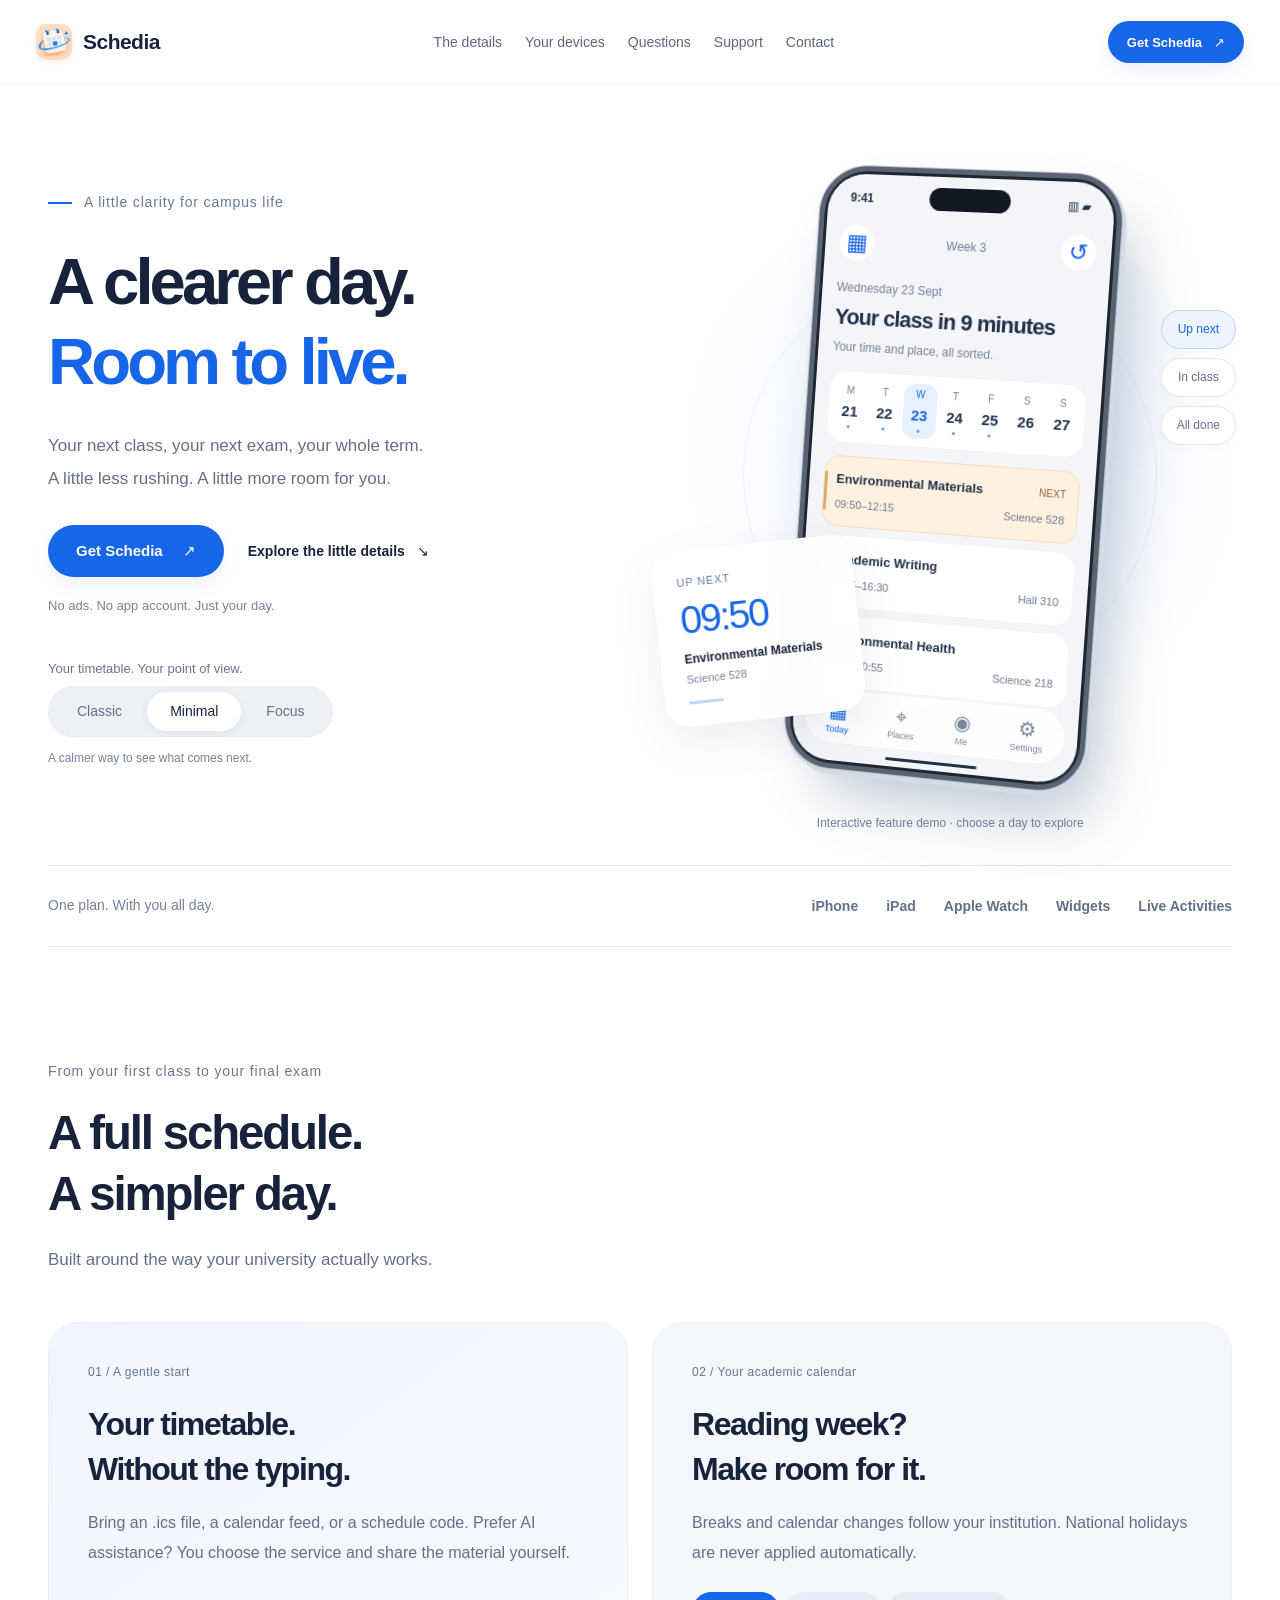
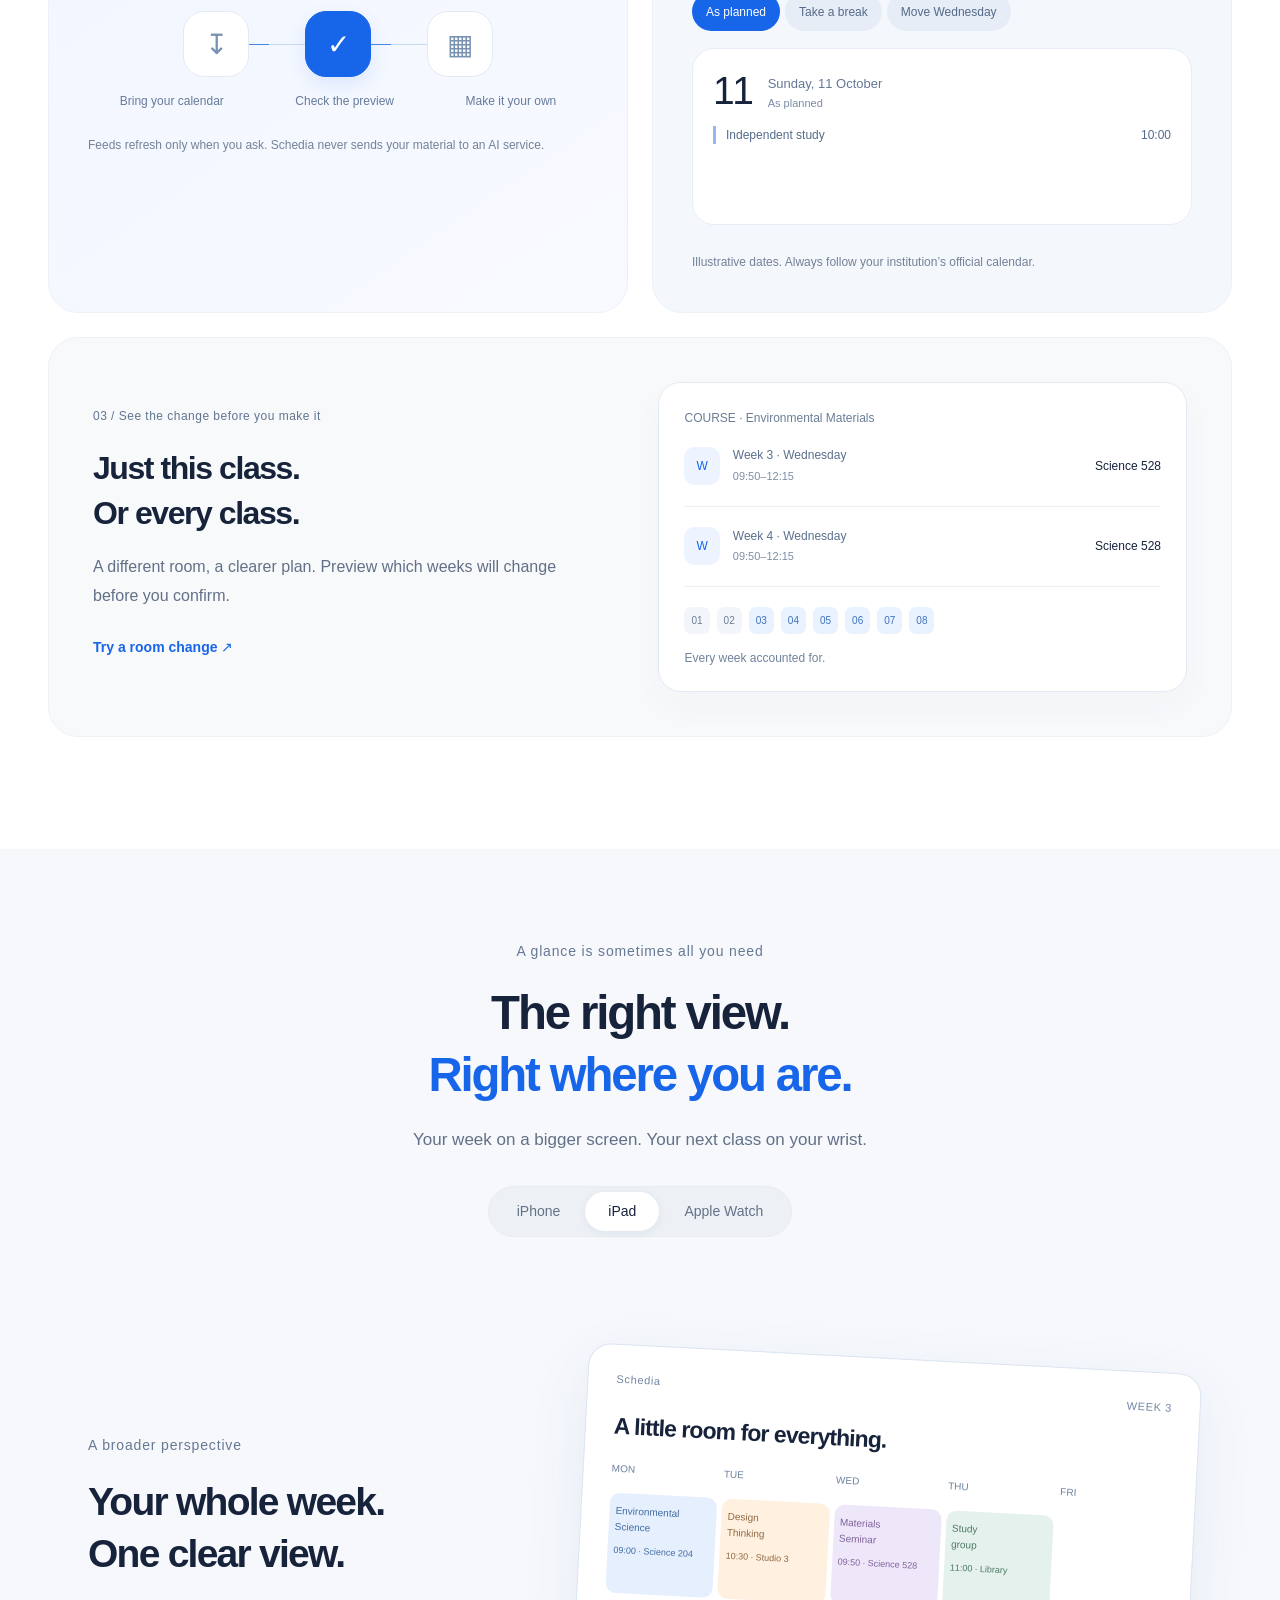
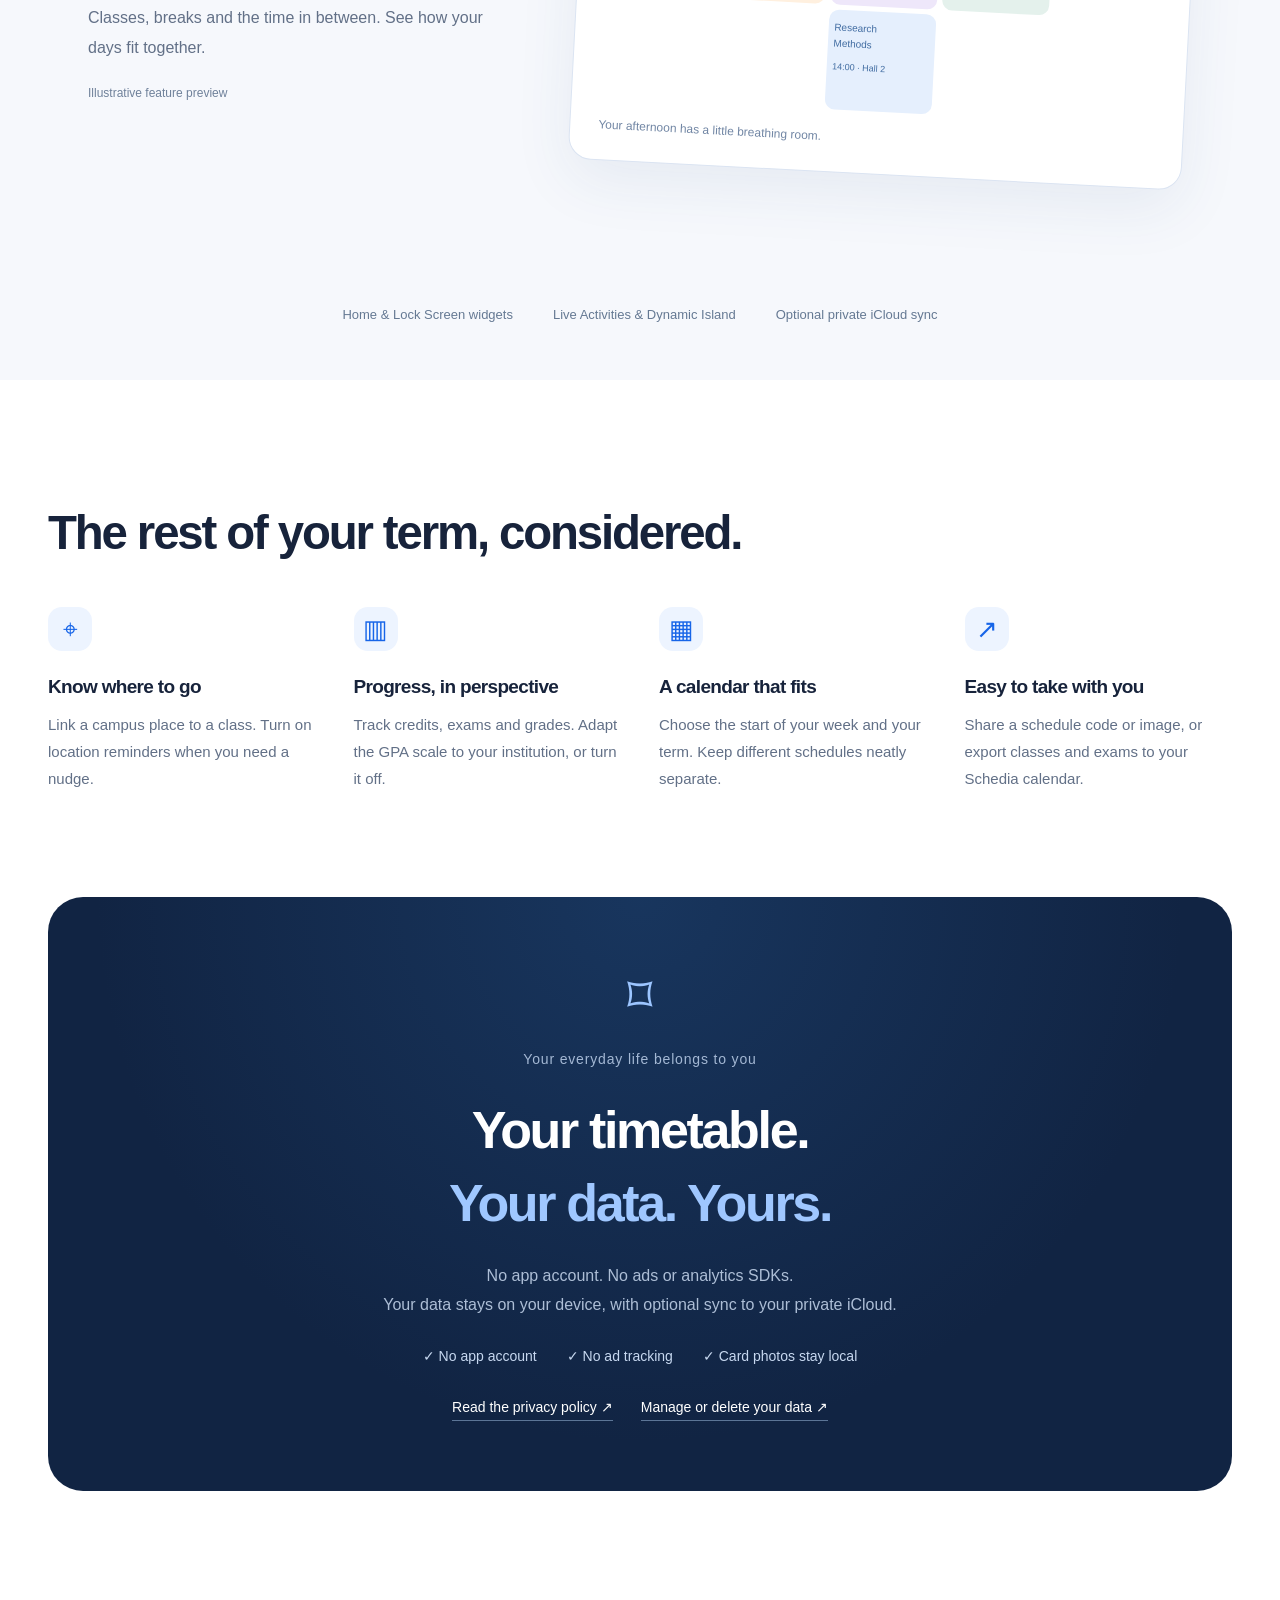
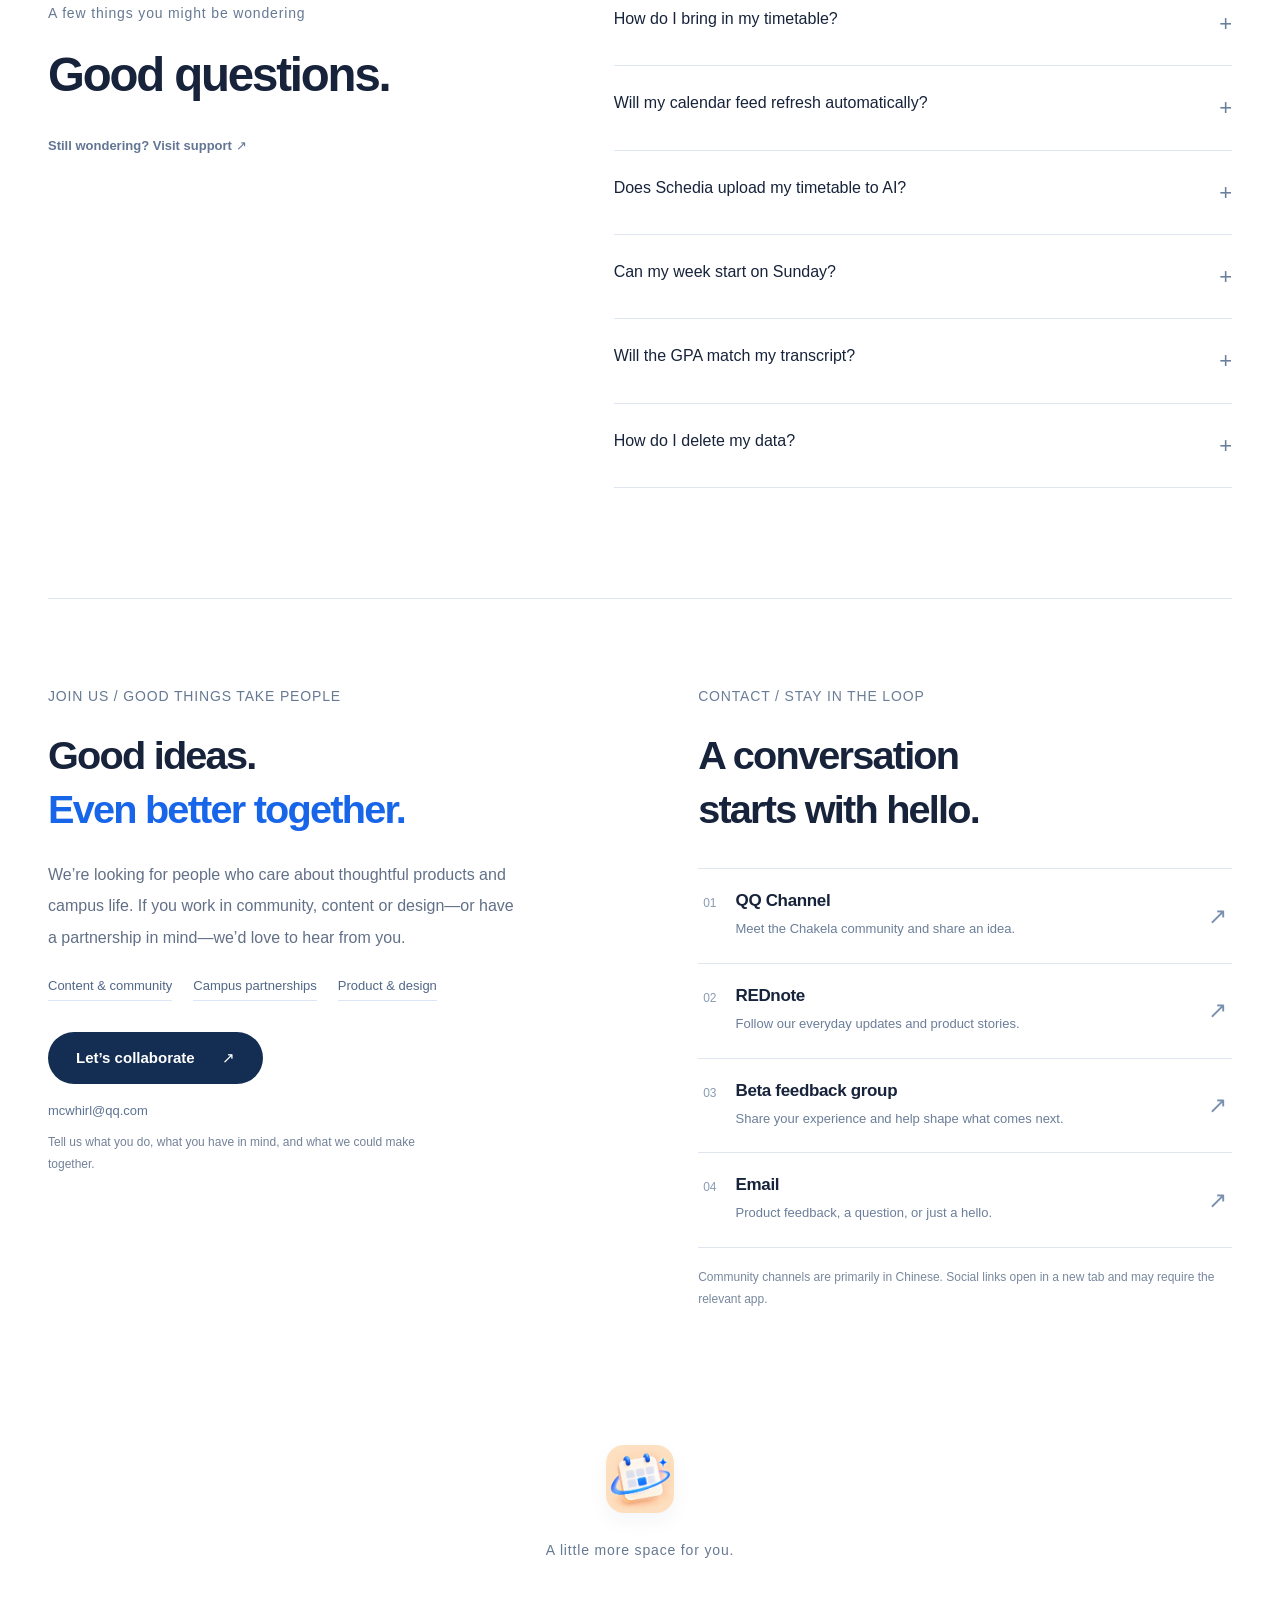
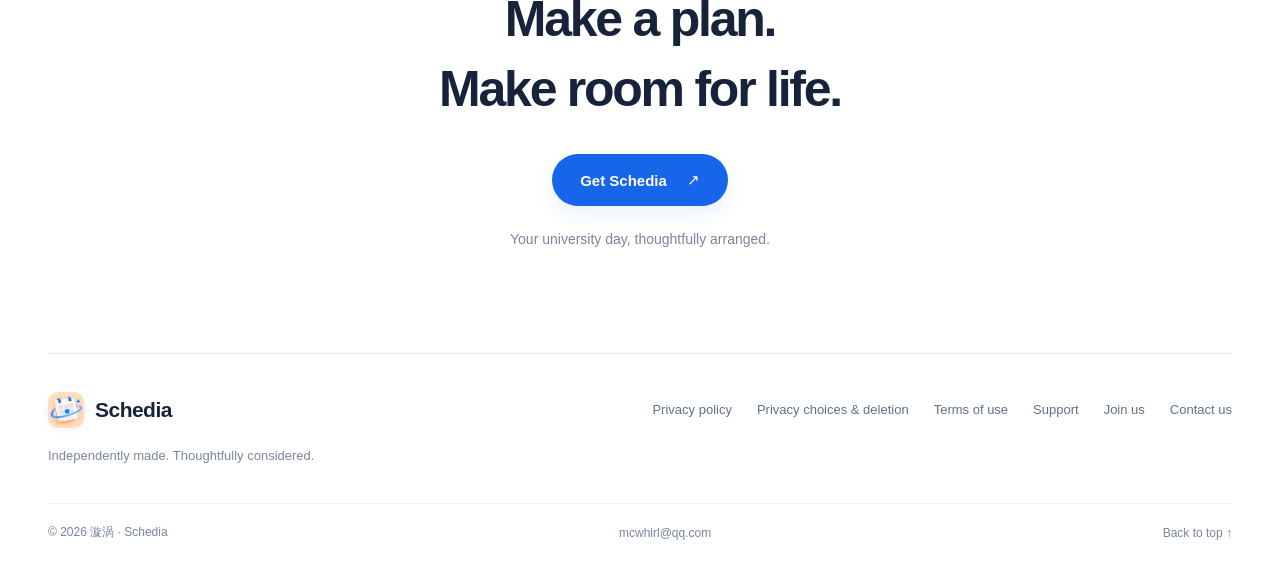
<file: index.html>
<!doctype html><html lang="en" id="top"><head><meta charset="utf-8"><meta name="viewport" content="width=device-width,initial-scale=1"><meta name="theme-color" content="#f7f9fc"><title>Schedia · A clearer day. Room to live.</title><meta name="description" content="Your next class, your next exam, your whole term. A little less rushing. A little more room for you."><meta property="og:title" content="Schedia · A clearer day. Room to live."><meta property="og:description" content="Your next class, your next exam, your whole term. A little less rushing. A little more room for you."><meta property="og:type" content="website"><meta property="og:locale" content="en_US"><link rel="icon" href="./assets/schedia-icon.png"><link rel="stylesheet" href="./style.css"><script defer src="./config.js"></script><script defer src="./app.js"></script></head><body data-locale="en" class="home"><a class="skip" href="#main">Skip to main content</a><header class="site-header"><div class="header-inner"><a class="brand" href="./"><img src="./assets/schedia-icon.png" width="36" height="36" alt=""><span>Schedia</span></a><nav aria-label="Main navigation"><a href="./#details">The details</a><a href="./#devices">Your devices</a><a href="./#faq">Questions</a><a href="./support/index.html">Support</a><a href="./#contact">Contact</a></nav><div class="header-actions"><button class="button small" type="button" data-download>Get Schedia <span aria-hidden="true">↗</span></button><button class="menu-toggle" aria-expanded="false" aria-controls="mobile-nav" aria-label="Menu"><span></span><span></span></button></div></div><nav id="mobile-nav" class="mobile-nav" hidden><a href="./#details">The details</a><a href="./#devices">Your devices</a><a href="./#faq">Questions</a><a href="./support/index.html">Support</a><a href="./#contact">Contact</a></nav></header><main id="main"><section class="hero wrap" id="experience"><div class="hero-copy"><p class="eyebrow"><span class="eyebrow-line"></span>A little clarity for campus life</p><h1>A clearer day.<br><span>Room to live.</span></h1><p class="hero-description">Your next class, your next exam, your whole term.<br>A little less rushing. A little more room for you.</p><div class="hero-actions"><button class="button" type="button" data-download>Get Schedia <span aria-hidden="true">↗</span></button><a class="text-link" href="#details">Explore the little details <span aria-hidden="true">↘</span></a></div><p class="purchase">No ads. No app account. Just your day.</p><div class="theme-control"><span>Your timetable. Your point of view.</span><div class="segmented" role="group" aria-label="Your timetable. Your point of view."><button data-theme="classic" aria-pressed="false">Classic</button><button data-theme="minimal" aria-pressed="true">Minimal</button><button data-theme="focus" aria-pressed="false">Focus</button></div><p id="theme-hint">A calmer way to see what comes next.</p></div></div><div class="hero-visual" id="hero-visual"><div class="visual-halo" aria-hidden="true"></div><div class="device-stage"><div class="phone" id="phone" data-theme="minimal"><div class="phone-screen"><div class="statusbar"><b>9:41</b><span class="island" aria-hidden="true"></span><span aria-hidden="true">▥ ▰</span></div><div class="app-toolbar"><button id="view-toggle" aria-label="Switch daily and weekly timetable" aria-pressed="false">▦</button><span>Week 3</span><button id="reset-demo" aria-label="Reset demo">↺</button></div><div id="today-screen"><div class="today-heading"><p id="date-label"></p><h2 id="status-title"></h2><span id="status-subtitle"></span></div><div class="week-strip" id="week-strip" role="group" aria-label="Demo dates"></div><div id="course-list" aria-live="polite"></div><div class="app-end"><span>✳</span><p>A little room for the rest of your day.</p></div></div><div id="weekly-screen" hidden><div class="today-heading"><p>Week 3</p><h2>This week</h2></div><div id="mini-week" class="mini-week"></div></div><div class="app-tabbar" aria-hidden="true"><span class="selected">▦<small>Today</small></span><span>⌖<small>Places</small></span><span>◉<small>Me</small></span><span>⚙<small>Settings</small></span></div><div class="home-indicator"></div></div></div></div><div class="floating-widget" aria-live="polite"><span class="widget-label">UP NEXT</span><strong id="widget-time">09:50</strong><p id="widget-course"></p><small id="widget-room"></small><div class="widget-line"></div></div><div class="state-picker" role="group" aria-label="Demo state"><button data-state="before" aria-pressed="true">Up next</button><button data-state="during" aria-pressed="false">In class</button><button data-state="done" aria-pressed="false">All done</button></div><p class="demo-note">Interactive feature demo · choose a day to explore</p></div></section>
    <div class="platform-strip wrap"><p>One plan. With you all day.</p><div><span>iPhone</span><span>iPad</span><span>Apple Watch</span><span>Widgets</span><span>Live Activities</span></div></div>
    <section class="details wrap" id="details"><div class="section-heading reveal"><p class="eyebrow">From your first class to your final exam</p><h2>A full schedule.<br>A simpler day.</h2><p>Built around the way your university actually works.</p></div><div class="feature-grid"><article class="feature-card import-card reveal"><span class="feature-number">01 / A gentle start</span><h3>Your timetable.<br>Without the typing.</h3><p>Bring an .ics file, a calendar feed, or a schedule code. Prefer AI assistance? You choose the service and share the material yourself.</p><div class="import-flow" aria-hidden="true"><span>↧</span><i></i><span class="active">✓</span><i></i><span>▦</span></div><div class="flow-labels"><span>Bring your calendar</span><span>Check the preview</span><span>Make it your own</span></div><p class="fineprint">Feeds refresh only when you ask. Schedia never sends your material to an AI service.</p></article><article class="feature-card holiday-card reveal"><span class="feature-number">02 / Your academic calendar</span><h3>Reading week?<br>Make room for it.</h3><p>Breaks and calendar changes follow your institution. National holidays are never applied automatically.</p><div class="holiday-controls" role="group" aria-label="02 / Your academic calendar"><button data-holiday="normal" aria-pressed="true">As planned</button><button data-holiday="off" aria-pressed="false">Take a break</button><button data-holiday="makeup" aria-pressed="false">Move Wednesday</button></div><div class="holiday-preview" aria-live="polite"><div class="holiday-date"><strong>11</strong><div><span>Sunday, 11 October</span><small id="holiday-badge"></small></div></div><div id="holiday-courses"></div></div><p class="fineprint">Illustrative dates. Always follow your institution’s official calendar.</p></article><article class="feature-card wide-card reveal"><div><span class="feature-number">03 / See the change before you make it</span><h3>Just this class.<br>Or every class.</h3><p>A different room, a clearer plan. Preview which weeks will change before you confirm.</p><button class="text-link" id="open-edit">Try a room change ↗</button></div><div class="edit-preview"><span class="preview-title">COURSE · Environmental Materials</span><div class="edit-row"><i>W</i><p>Week 3 · Wednesday<small>09:50–12:15</small></p><b data-edit-room="3">Science 528</b></div><div class="edit-row"><i>W</i><p>Week 4 · Wednesday<small>09:50–12:15</small></p><b data-edit-room="4">Science 528</b></div><div class="week-dots"><span class="">01</span><span class="">02</span><span class="filled">03</span><span class="filled">04</span><span class="filled">05</span><span class="filled">06</span><span class="filled">07</span><span class="filled">08</span></div><small>Every week accounted for.</small></div></article></div></section>
    <section class="devices-section" id="devices"><div class="wrap"><div class="section-heading center reveal"><p class="eyebrow">A glance is sometimes all you need</p><h2>The right view.<br><span>Right where you are.</span></h2><p>Your week on a bigger screen. Your next class on your wrist.</p></div><div class="segmented device-tabs" role="group" aria-label="Devices"><button data-device="iphone" aria-pressed="false">iPhone</button><button data-device="ipad" aria-pressed="true">iPad</button><button data-device="watch" aria-pressed="false">Apple Watch</button></div><div class="device-gallery" data-device="ipad"><div class="gallery-copy"><p class="eyebrow" id="gallery-label">A broader perspective</p><h3 id="gallery-title">Your whole week.<br>One clear view.</h3><p id="gallery-description">Classes, breaks and the time in between. See how your days fit together.</p><span class="real-capture">Illustrative feature preview</span></div><div class="international-preview" id="international-preview"><div class="preview-bar"><span>Schedia</span><span>WEEK 3</span></div><h4>A little room for everything.</h4><div class="preview-calendar"><div>MON</div><div>TUE</div><div>WED</div><div>THU</div><div>FRI</div><span class="cal-block">Environmental<br>Science<small>09:00 · Science 204</small></span><span class="cal-block peach">Design<br>Thinking<small>10:30 · Studio 3</small></span><span class="cal-block lilac">Materials<br>Seminar<small>09:50 · Science 528</small></span><span class="cal-block green">Study<br>group<small>11:00 · Library</small></span><span class="cal-block">Research<br>Methods<small>14:00 · Hall 2</small></span></div><div class="preview-note">Your afternoon has a little breathing room.</div></div></div><div class="device-notes"><span>Home & Lock Screen widgets</span><span>Live Activities & Dynamic Island</span><span>Optional private iCloud sync</span></div></div></section>
    <section class="extras wrap"><div class="section-heading reveal"><h2>The rest of your term, considered.</h2></div><div class="extras-grid"><article class="reveal"><span class="line-icon" aria-hidden="true">⌖</span><h3>Know where to go</h3><p>Link a campus place to a class. Turn on location reminders when you need a nudge.</p></article><article class="reveal"><span class="line-icon" aria-hidden="true">▥</span><h3>Progress, in perspective</h3><p>Track credits, exams and grades. Adapt the GPA scale to your institution, or turn it off.</p></article><article class="reveal"><span class="line-icon" aria-hidden="true">▦</span><h3>A calendar that fits</h3><p>Choose the start of your week and your term. Keep different schedules neatly separate.</p></article><article class="reveal"><span class="line-icon" aria-hidden="true">↗</span><h3>Easy to take with you</h3><p>Share a schedule code or image, or export classes and exams to your Schedia calendar.</p></article></div></section>
    <section class="privacy-section wrap reveal"><div class="privacy-mark" aria-hidden="true">⌑</div><p class="eyebrow">Your everyday life belongs to you</p><h2>Your timetable.<br><span>Your data. Yours.</span></h2><p>No app account. No ads or analytics SDKs.<br>Your data stays on your device, with optional sync to your private iCloud.</p><div class="privacy-points"><span>✓ No app account</span><span>✓ No ad tracking</span><span>✓ Card photos stay local</span></div><div class="privacy-links"><a href="./privacy/">Read the privacy policy ↗</a><a href="./privacy-choices/">Manage or delete your data ↗</a></div></section>
    <section class="faq wrap" id="faq"><div class="section-heading reveal"><p class="eyebrow">A few things you might be wondering</p><h2>Good questions.</h2><a class="text-link" href="./support/index.html">Still wondering? Visit support ↗</a></div><div class="faq-list"><details><summary>How do I bring in my timetable?<span aria-hidden="true">+</span></summary><p>Import an .ics file or a secure calendar subscription link. You can also use AI-assisted import, a schedule code, or enter classes by hand. Always check the preview before importing.</p></details><details><summary>Will my calendar feed refresh automatically?<span aria-hidden="true">+</span></summary><p>No. A calendar feed is fetched only when you ask. Schedia keeps the link for that schedule so you can refresh it again later.</p></details><details><summary>Does Schedia upload my timetable to AI?<span aria-hidden="true">+</span></summary><p>No. It prepares material and instructions for you. You choose an AI assistant, send the material yourself, and paste the reply back into Schedia. Review anything you share.</p></details><details><summary>Can my week start on Sunday?<span aria-hidden="true">+</span></summary><p>Yes. Choose your week start in Settings. Your term start date determines the week number, and breaks follow your institution’s calendar.</p></details><details><summary>Will the GPA match my transcript?<span aria-hidden="true">+</span></summary><p>Only when your GPA rule matches your institution’s. The default US 4.0 scale is a template you can edit or disable. Your official transcript always takes precedence.</p></details><details><summary>How do I delete my data?<span aria-hidden="true">+</span></summary><p>Use Settings → Data to clear selected data or all local data. Delete any iCloud copy separately in your Apple Account’s storage settings. See Privacy choices & deletion for the full steps.</p></details></div></section><section class="community wrap" aria-label="Collaboration and contact">
    <div class="collaboration-panel reveal" id="join-us"><p class="eyebrow">JOIN US / GOOD THINGS TAKE PEOPLE</p><h2>Good ideas.<br><span>Even better together.</span></h2><p class="collaboration-intro">We’re looking for people who care about thoughtful products and campus life. If you work in community, content or design—or have a partnership in mind—we’d love to hear from you.</p><ul class="collaboration-roles"><li>Content & community</li><li>Campus partnerships</li><li>Product & design</li></ul><a class="button collaboration-cta" href="mailto:mcwhirl@qq.com?subject=Chakela%20/%20Schedia%20%E2%80%94%20Collaboration">Let’s collaborate <span aria-hidden="true">↗</span></a><p class="collaboration-email">mcwhirl@qq.com</p><p class="collaboration-note">Tell us what you do, what you have in mind, and what we could make together.</p></div>
    <div class="contact-panel reveal" id="contact"><p class="eyebrow">CONTACT / STAY IN THE LOOP</p><h2>A conversation<br>starts with hello.</h2><div class="social-links"><a class="social-row" data-social="channel" href="https://pd.qq.com/s/at3qicf9j?b=9" target="_blank" rel="noopener noreferrer"><span class="social-index">01</span><span class="social-copy"><strong>QQ Channel</strong><span>Meet the Chakela community and share an idea.</span></span><span class="social-arrow" aria-hidden="true">↗</span></a><a class="social-row" data-social="rednote" href="https://xhslink.cn/o/6kAiH5qMxDr" target="_blank" rel="noopener noreferrer"><span class="social-index">02</span><span class="social-copy"><strong>REDnote</strong><span>Follow our everyday updates and product stories.</span></span><span class="social-arrow" aria-hidden="true">↗</span></a><a class="social-row" data-social="group" href="https://qun.qq.com/universal-share/share?ac=1&amp;authKey=ClvRvcnx%2BdeGCcMaf4j0cbVU0d0Pp1zBS0KDhg%2FO6MsEI%2BpULQC1CG03lP%2FBcGBh&amp;busi_data=eyJncm91cENvZGUiOiI5Mjg4Mjc1MzMiLCJ0b2tlbiI6ImVrVEJVaEozMUx0QlNkNXQzSGgzbDdsanBFOGZITU5PSkV4QVBTTWFrL0dHN3Rqbkx4NGxzWERHRmV5Mk1JckYiLCJ1aW4iOiIxNzUwMjU4MjE2In0%3D&amp;data=of15VE01oocjQjSd9pwIEVGO4C0HdsC5XNO51UAP9_oNWc88MWpmqrm6tgKDwLb2QhGApTbxCXH1_Yx0x_0_ew&amp;svctype=4&amp;tempid=h5_group_info" target="_blank" rel="noopener noreferrer"><span class="social-index">03</span><span class="social-copy"><strong>Beta feedback group</strong><span>Share your experience and help shape what comes next.</span></span><span class="social-arrow" aria-hidden="true">↗</span></a><a class="social-row" data-social="email" href="mailto:mcwhirl@qq.com"><span class="social-index">04</span><span class="social-copy"><strong>Email</strong><span>Product feedback, a question, or just a hello.</span></span><span class="social-arrow" aria-hidden="true">↗</span></a></div><p class="social-note">Community channels are primarily in Chinese. Social links open in a new tab and may require the relevant app.</p></div></section><section class="closing wrap reveal"><img src="./assets/schedia-icon.png" width="68" height="68" alt=""><p class="eyebrow">A little more space for you.</p><h2>Make a plan.<br>Make room for life.</h2><button class="button" type="button" data-download>Get Schedia <span aria-hidden="true">↗</span></button><p>Your university day, thoughtfully arranged.</p></section></main>
    <dialog id="edit-dialog" aria-labelledby="edit-title"><button class="dialog-close" data-close aria-label="Close">×</button><span class="eyebrow">INTERACTIVE DEMO</span><h2 id="edit-title">Which classes should change?</h2><p>Move Environmental Materials to Science 305.</p><fieldset><legend>Choose the scope</legend><label><input type="radio" name="scope" value="once" checked>Only this class</label><label><input type="radio" name="scope" value="all" >Every occurrence</label></fieldset><div id="change-list" aria-live="polite"></div><p class="dialog-note" id="change-warning"></p><button class="button" id="confirm-edit">Apply demo change</button><p class="fineprint">This changes the website demo only, never your app data.</p></dialog><div id="toast" role="status"></div><footer class="wrap"><div class="footer-main"><div><a class="brand" href="./"><img src="./assets/schedia-icon.png" alt="" width="36" height="36">Schedia</a><p>Independently made. Thoughtfully considered.</p></div><nav aria-label="Help & policies"><a href="./privacy/">Privacy policy</a><a href="./privacy-choices/">Privacy choices & deletion</a><a href="./terms/">Terms of use</a><a href="./support/index.html">Support</a><a href="./#join-us">Join us</a><a href="./#contact">Contact us</a></nav></div><div class="footer-bottom"><span>© 2026 漩涡 · Schedia</span><a href="mailto:mcwhirl@qq.com">mcwhirl@qq.com</a><a href="#top">Back to top ↑</a></div></footer><dialog id="download-dialog" aria-labelledby="download-title"><button class="dialog-close" data-close aria-label="Close">×</button><img class="dialog-icon" src="./assets/schedia-icon.png" alt="" width="64" height="64"><h2 id="download-title">Your next class. A little clearer.</h2><p>The App Store link has not been announced yet. When available, this button will take you directly to Schedia’s store page.</p><a class="button" href="mailto:mcwhirl@qq.com">Contact the developer ↗</a></dialog></body></html>
</file>
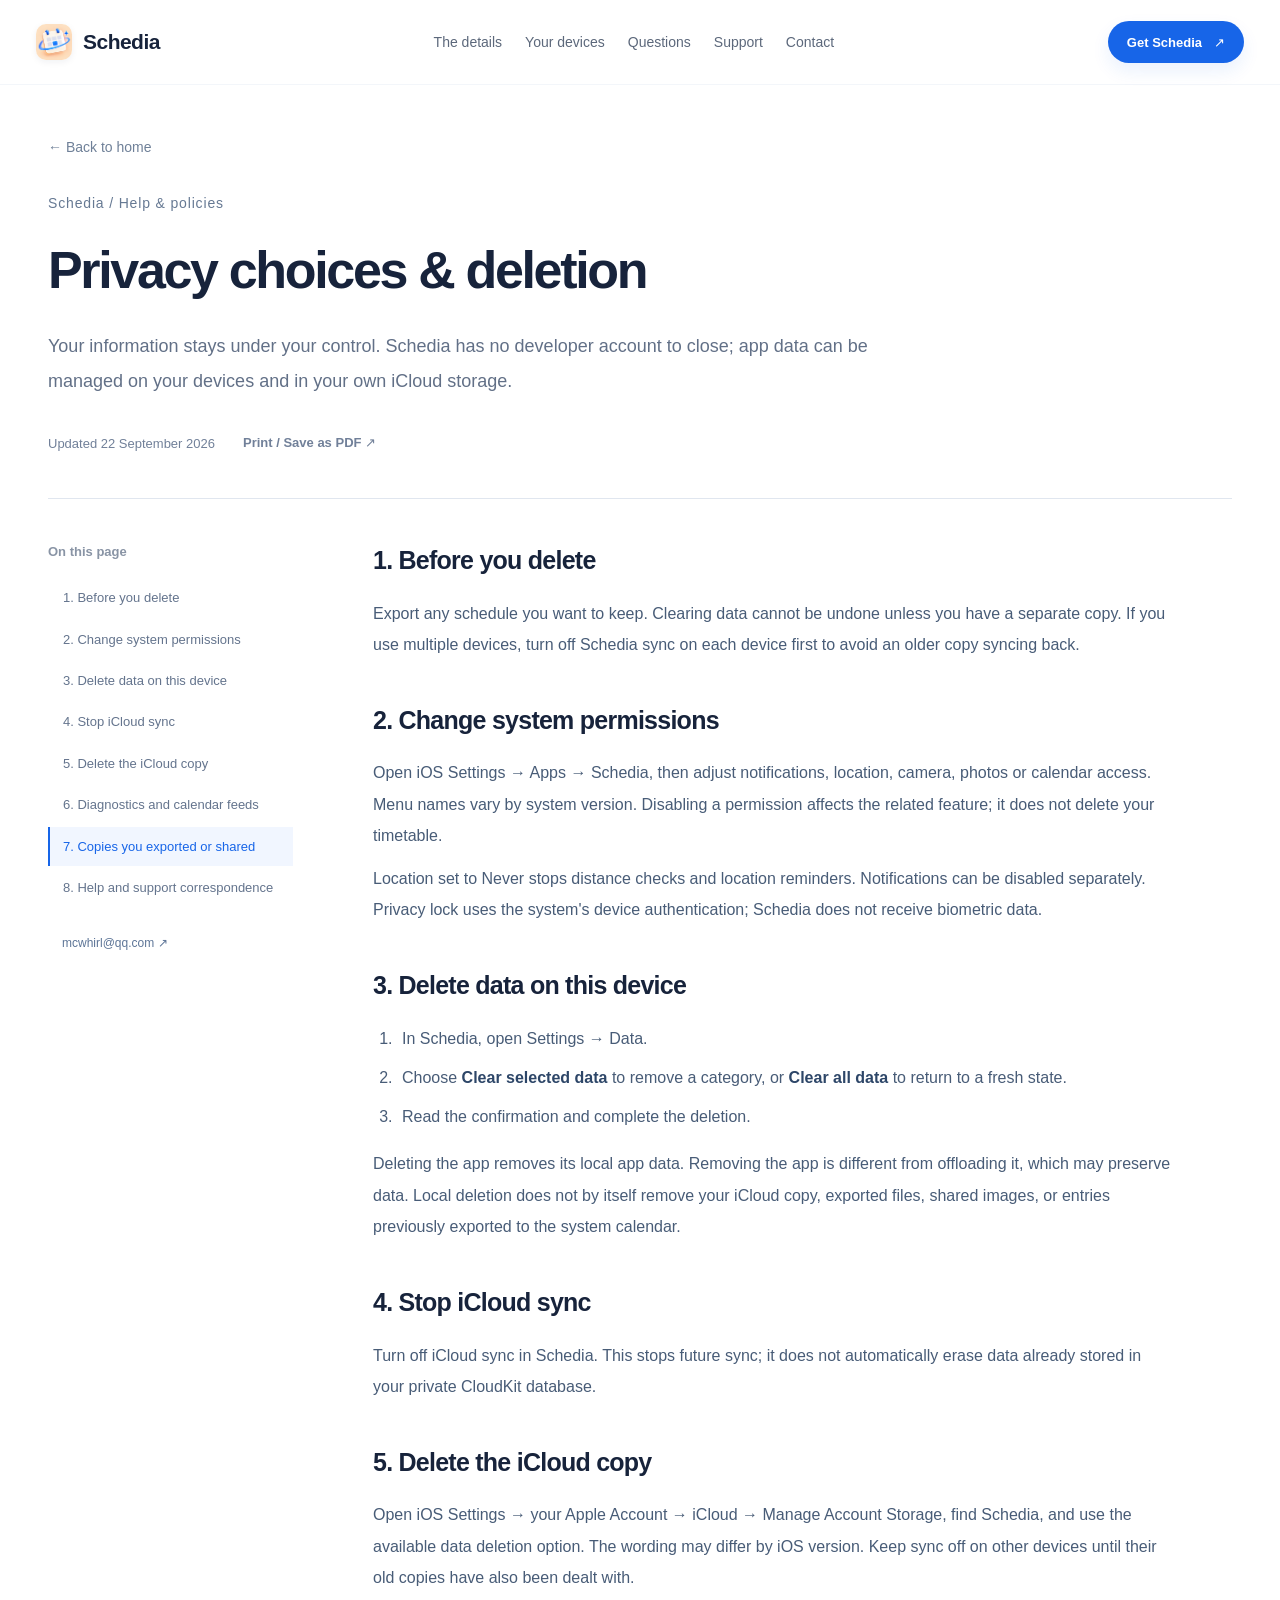
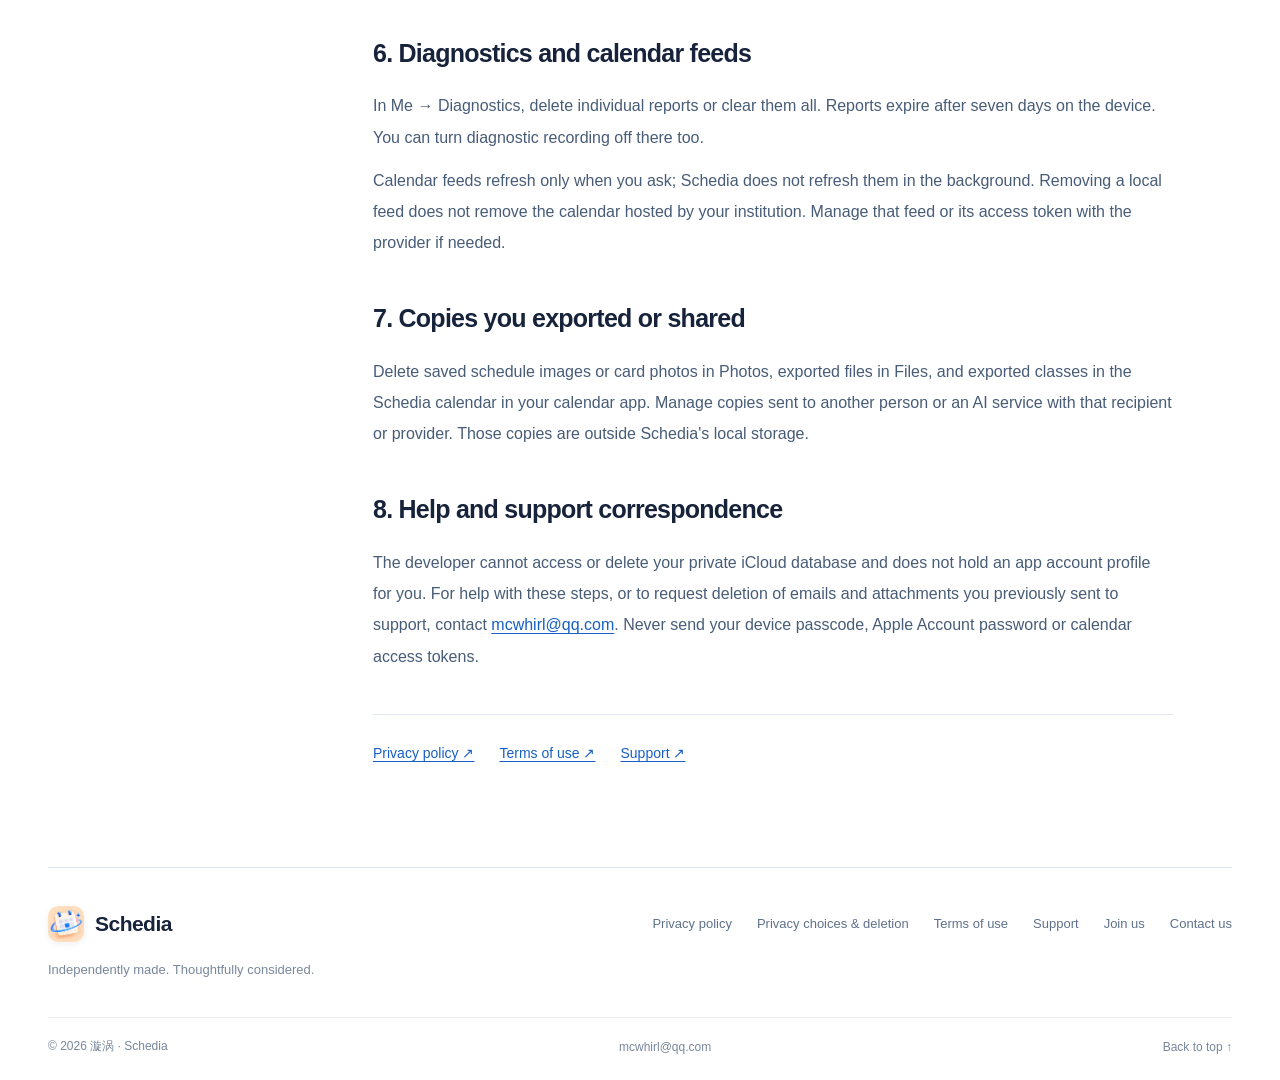
<file: privacy-choices/index.html>
<!doctype html><html lang="en" id="top"><head><meta charset="utf-8"><meta name="viewport" content="width=device-width,initial-scale=1"><meta name="theme-color" content="#f7f9fc"><title>Privacy choices &amp; deletion · Schedia</title><meta name="description" content="Your information stays under your control. Schedia has no developer account to close; app data can be managed on your devices and in your own iCloud storage."><meta property="og:title" content="Privacy choices &amp; deletion · Schedia"><meta property="og:description" content="Your information stays under your control. Schedia has no developer account to close; app data can be managed on your devices and in your own iCloud storage."><meta property="og:type" content="website"><meta property="og:locale" content="en_US"><link rel="icon" href="../assets/schedia-icon.png"><link rel="stylesheet" href="../style.css"><script defer src="../config.js"></script><script defer src="../app.js"></script></head><body data-locale="en" class="document"><a class="skip" href="#main">Skip to main content</a><header class="site-header"><div class="header-inner"><a class="brand" href="../"><img src="../assets/schedia-icon.png" width="36" height="36" alt=""><span>Schedia</span></a><nav aria-label="Main navigation"><a href="../#details">The details</a><a href="../#devices">Your devices</a><a href="../#faq">Questions</a><a href="../support/index.html">Support</a><a href="../#contact">Contact</a></nav><div class="header-actions"><button class="button small" type="button" data-download>Get Schedia <span aria-hidden="true">↗</span></button><button class="menu-toggle" aria-expanded="false" aria-controls="mobile-nav" aria-label="Menu"><span></span><span></span></button></div></div><nav id="mobile-nav" class="mobile-nav" hidden><a href="../#details">The details</a><a href="../#devices">Your devices</a><a href="../#faq">Questions</a><a href="../support/index.html">Support</a><a href="../#contact">Contact</a></nav></header><main id="main" class="document-main wrap"><div class="document-hero"><a class="back-link" href="../">← Back to home</a><p class="eyebrow">Schedia / Help & policies</p><h1>Privacy choices & deletion</h1><p class="document-intro">Your information stays under your control. Schedia has no developer account to close; app data can be managed on your devices and in your own iCloud storage.</p><div class="document-meta"><time datetime="2026-09-22">Updated 22 September 2026</time><button class="text-link" data-print>Print / Save as PDF ↗</button></div></div><div class="document-layout"><aside class="document-toc"><strong>On this page</strong><nav><a href="#section-1">1. Before you delete</a><a href="#section-2">2. Change system permissions</a><a href="#section-3">3. Delete data on this device</a><a href="#section-4">4. Stop iCloud sync</a><a href="#section-5">5. Delete the iCloud copy</a><a href="#section-6">6. Diagnostics and calendar feeds</a><a href="#section-7">7. Copies you exported or shared</a><a href="#section-8">8. Help and support correspondence</a></nav><a class="document-contact" href="mailto:mcwhirl@qq.com">mcwhirl@qq.com ↗</a></aside><article class="prose"><h2 id="section-1">1. Before you delete</h2>
<p>Export any schedule you want to keep. Clearing data cannot be undone unless you have a separate copy. If you use multiple devices, turn off Schedia sync on each device first to avoid an older copy syncing back.</p>
<h2 id="section-2">2. Change system permissions</h2>
<p>Open iOS Settings → Apps → Schedia, then adjust notifications, location, camera, photos or calendar access. Menu names vary by system version. Disabling a permission affects the related feature; it does not delete your timetable.</p>
<p>Location set to Never stops distance checks and location reminders. Notifications can be disabled separately. Privacy lock uses the system's device authentication; Schedia does not receive biometric data.</p>
<h2 id="section-3">3. Delete data on this device</h2>
<ol>
<li>In Schedia, open Settings → Data.</li>
<li>Choose <strong>Clear selected data</strong> to remove a category, or <strong>Clear all data</strong> to return to a fresh state.</li>
<li>Read the confirmation and complete the deletion.</li>
</ol>
<p>Deleting the app removes its local app data. Removing the app is different from offloading it, which may preserve data. Local deletion does not by itself remove your iCloud copy, exported files, shared images, or entries previously exported to the system calendar.</p>
<h2 id="section-4">4. Stop iCloud sync</h2>
<p>Turn off iCloud sync in Schedia. This stops future sync; it does not automatically erase data already stored in your private CloudKit database.</p>
<h2 id="section-5">5. Delete the iCloud copy</h2>
<p>Open iOS Settings → your Apple Account → iCloud → Manage Account Storage, find Schedia, and use the available data deletion option. The wording may differ by iOS version. Keep sync off on other devices until their old copies have also been dealt with.</p>
<h2 id="section-6">6. Diagnostics and calendar feeds</h2>
<p>In Me → Diagnostics, delete individual reports or clear them all. Reports expire after seven days on the device. You can turn diagnostic recording off there too.</p>
<p>Calendar feeds refresh only when you ask; Schedia does not refresh them in the background. Removing a local feed does not remove the calendar hosted by your institution. Manage that feed or its access token with the provider if needed.</p>
<h2 id="section-7">7. Copies you exported or shared</h2>
<p>Delete saved schedule images or card photos in Photos, exported files in Files, and exported classes in the Schedia calendar in your calendar app. Manage copies sent to another person or an AI service with that recipient or provider. Those copies are outside Schedia's local storage.</p>
<h2 id="section-8">8. Help and support correspondence</h2>
<p>The developer cannot access or delete your private iCloud database and does not hold an app account profile for you. For help with these steps, or to request deletion of emails and attachments you previously sent to support, contact <a href="mailto:mcwhirl@qq.com">mcwhirl@qq.com</a>. Never send your device passcode, Apple Account password or calendar access tokens.</p><div class="document-related"><a href="../privacy/">Privacy policy ↗</a><a href="../terms/">Terms of use ↗</a><a href="../support/index.html">Support ↗</a></div></article></div></main><footer class="wrap"><div class="footer-main"><div><a class="brand" href="../"><img src="../assets/schedia-icon.png" alt="" width="36" height="36">Schedia</a><p>Independently made. Thoughtfully considered.</p></div><nav aria-label="Help & policies"><a href="../privacy/">Privacy policy</a><a href="../privacy-choices/">Privacy choices & deletion</a><a href="../terms/">Terms of use</a><a href="../support/index.html">Support</a><a href="../#join-us">Join us</a><a href="../#contact">Contact us</a></nav></div><div class="footer-bottom"><span>© 2026 漩涡 · Schedia</span><a href="mailto:mcwhirl@qq.com">mcwhirl@qq.com</a><a href="#top">Back to top ↑</a></div></footer><dialog id="download-dialog" aria-labelledby="download-title"><button class="dialog-close" data-close aria-label="Close">×</button><img class="dialog-icon" src="../assets/schedia-icon.png" alt="" width="64" height="64"><h2 id="download-title">Your next class. A little clearer.</h2><p>The App Store link has not been announced yet. When available, this button will take you directly to Schedia’s store page.</p><a class="button" href="mailto:mcwhirl@qq.com">Contact the developer ↗</a></dialog></body></html>
</file>
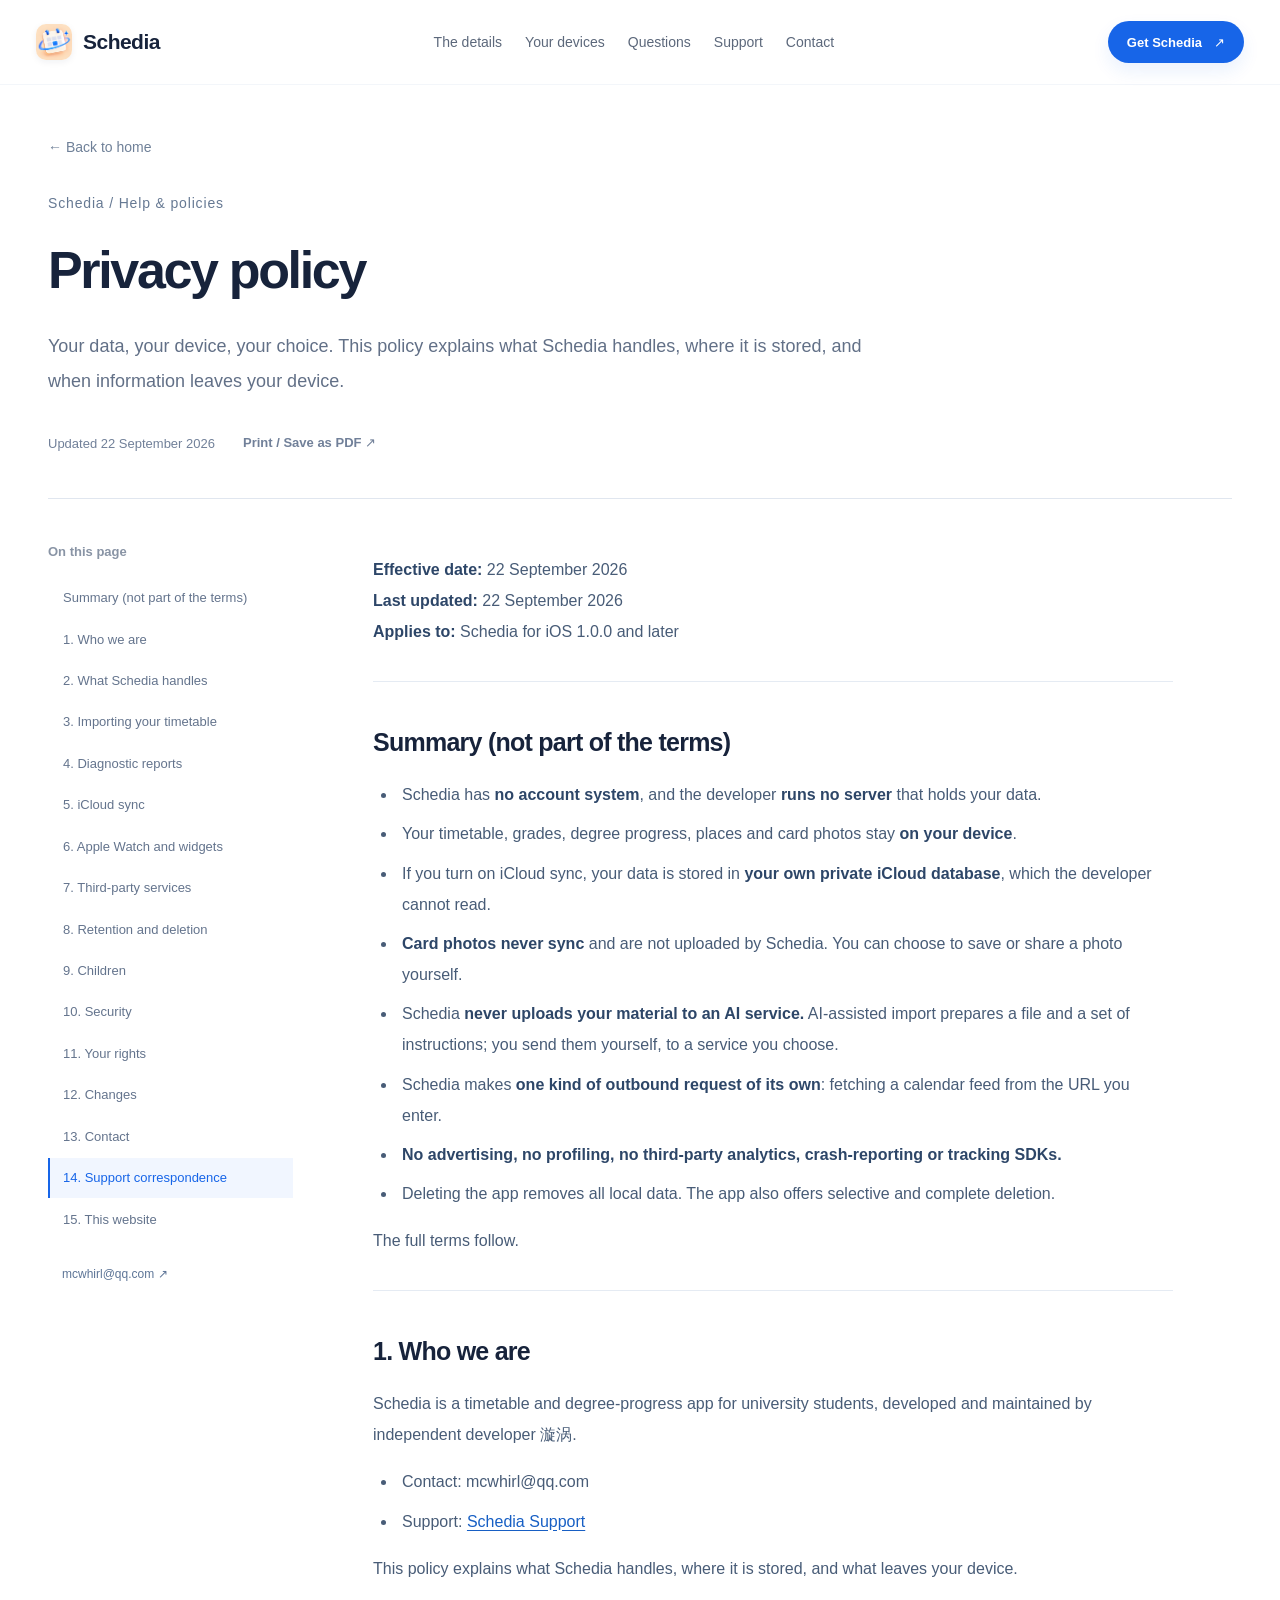
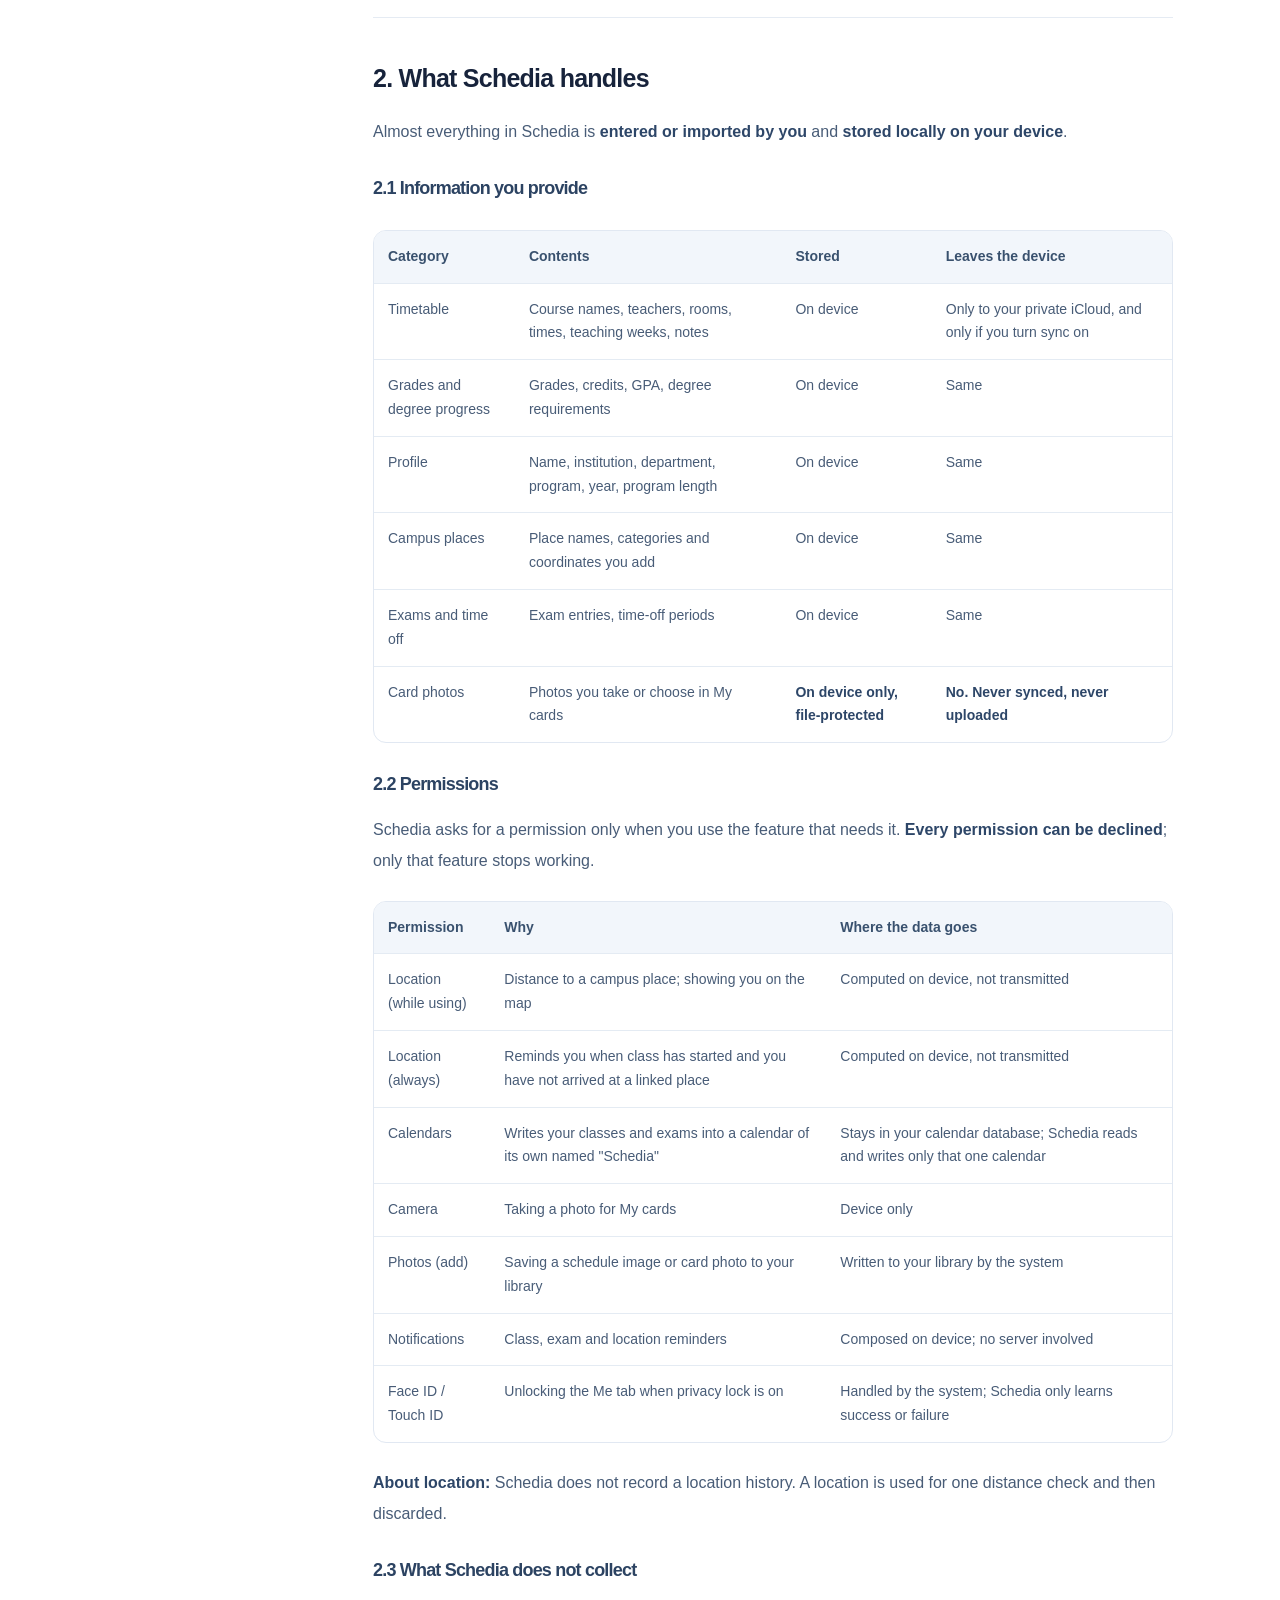
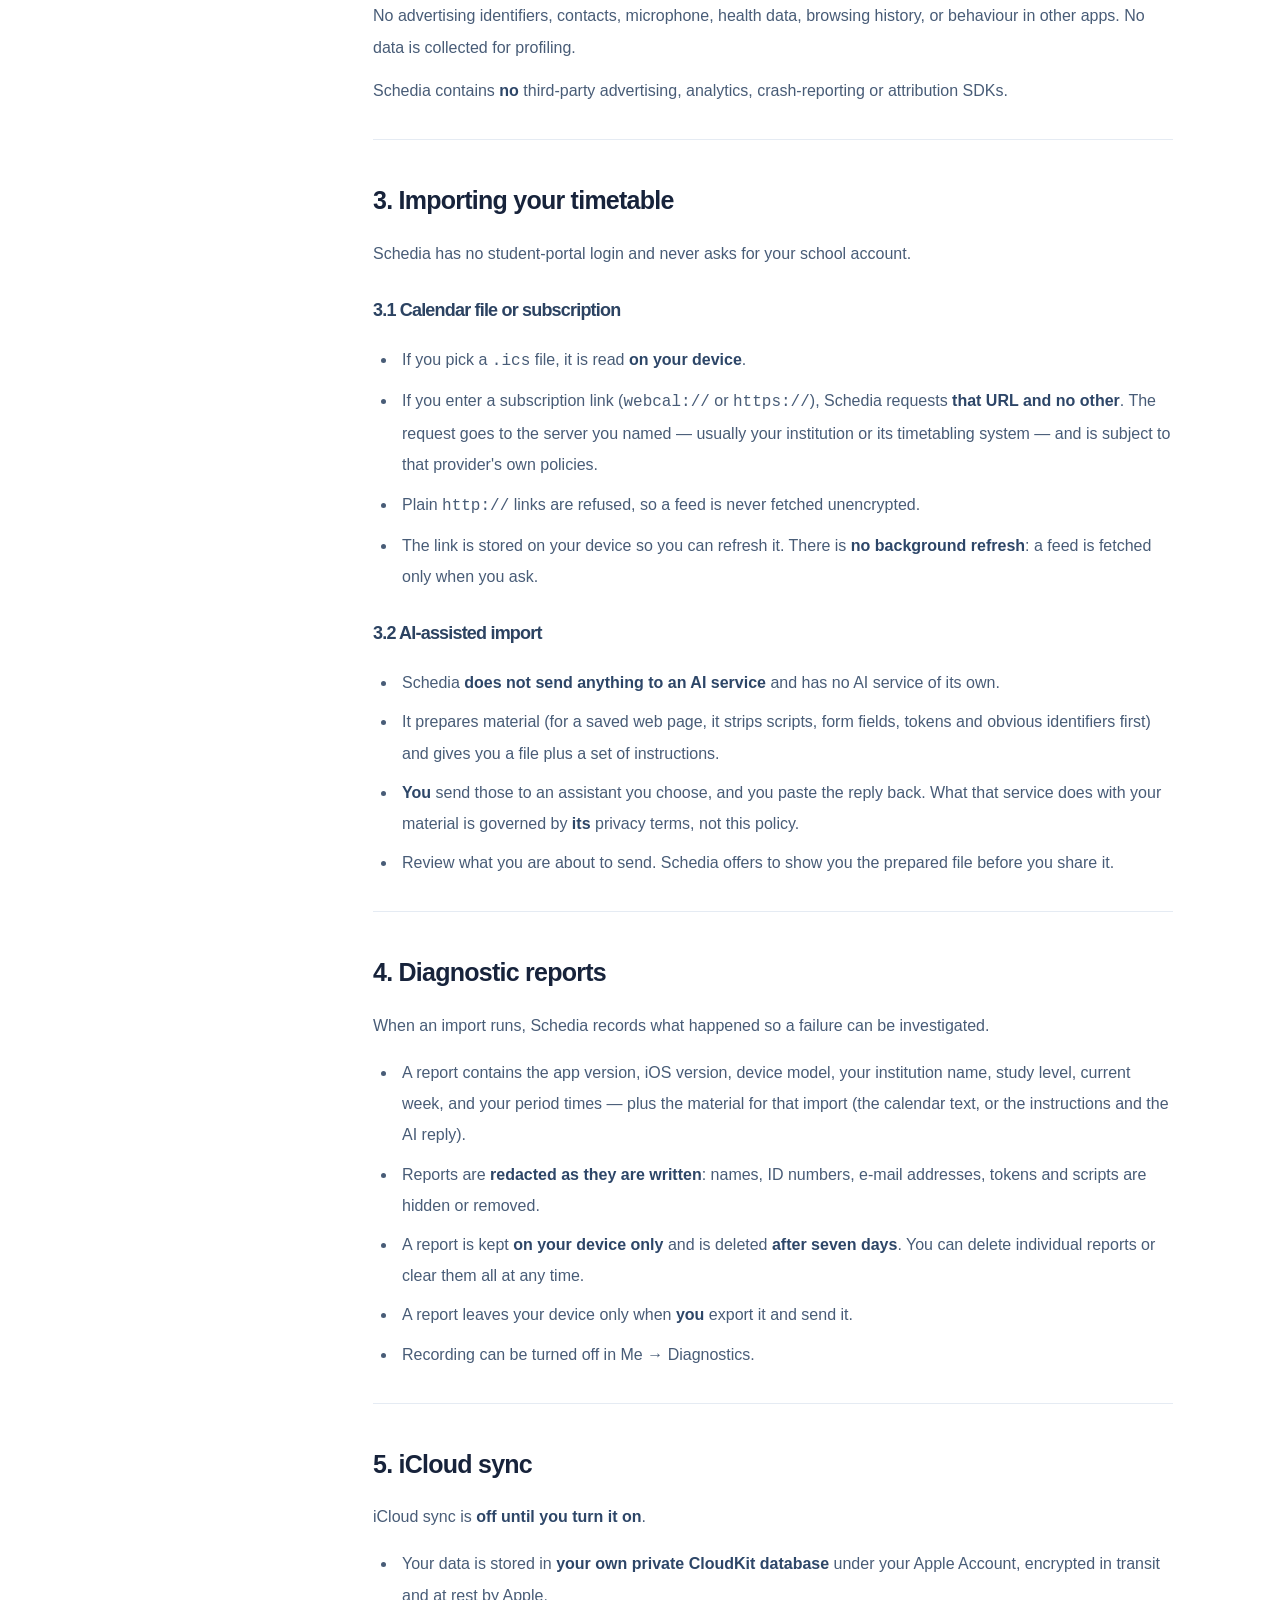
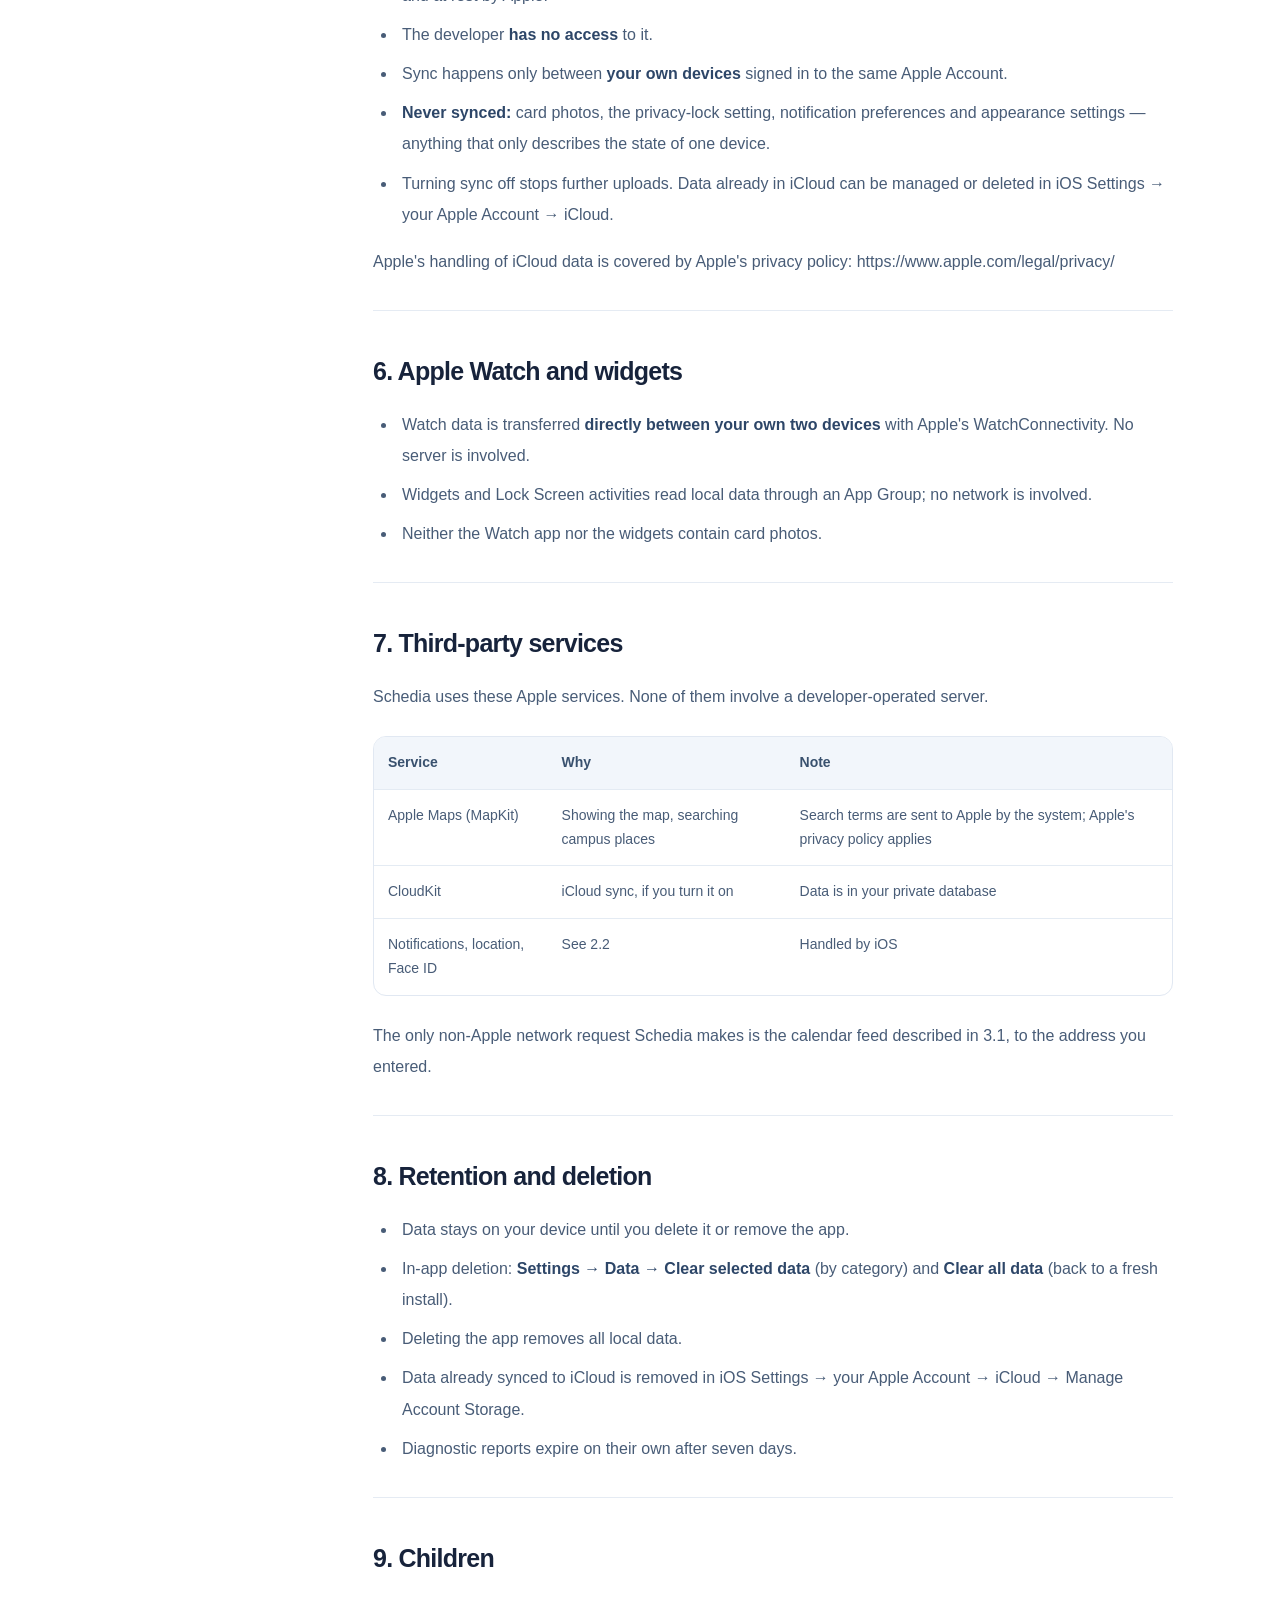
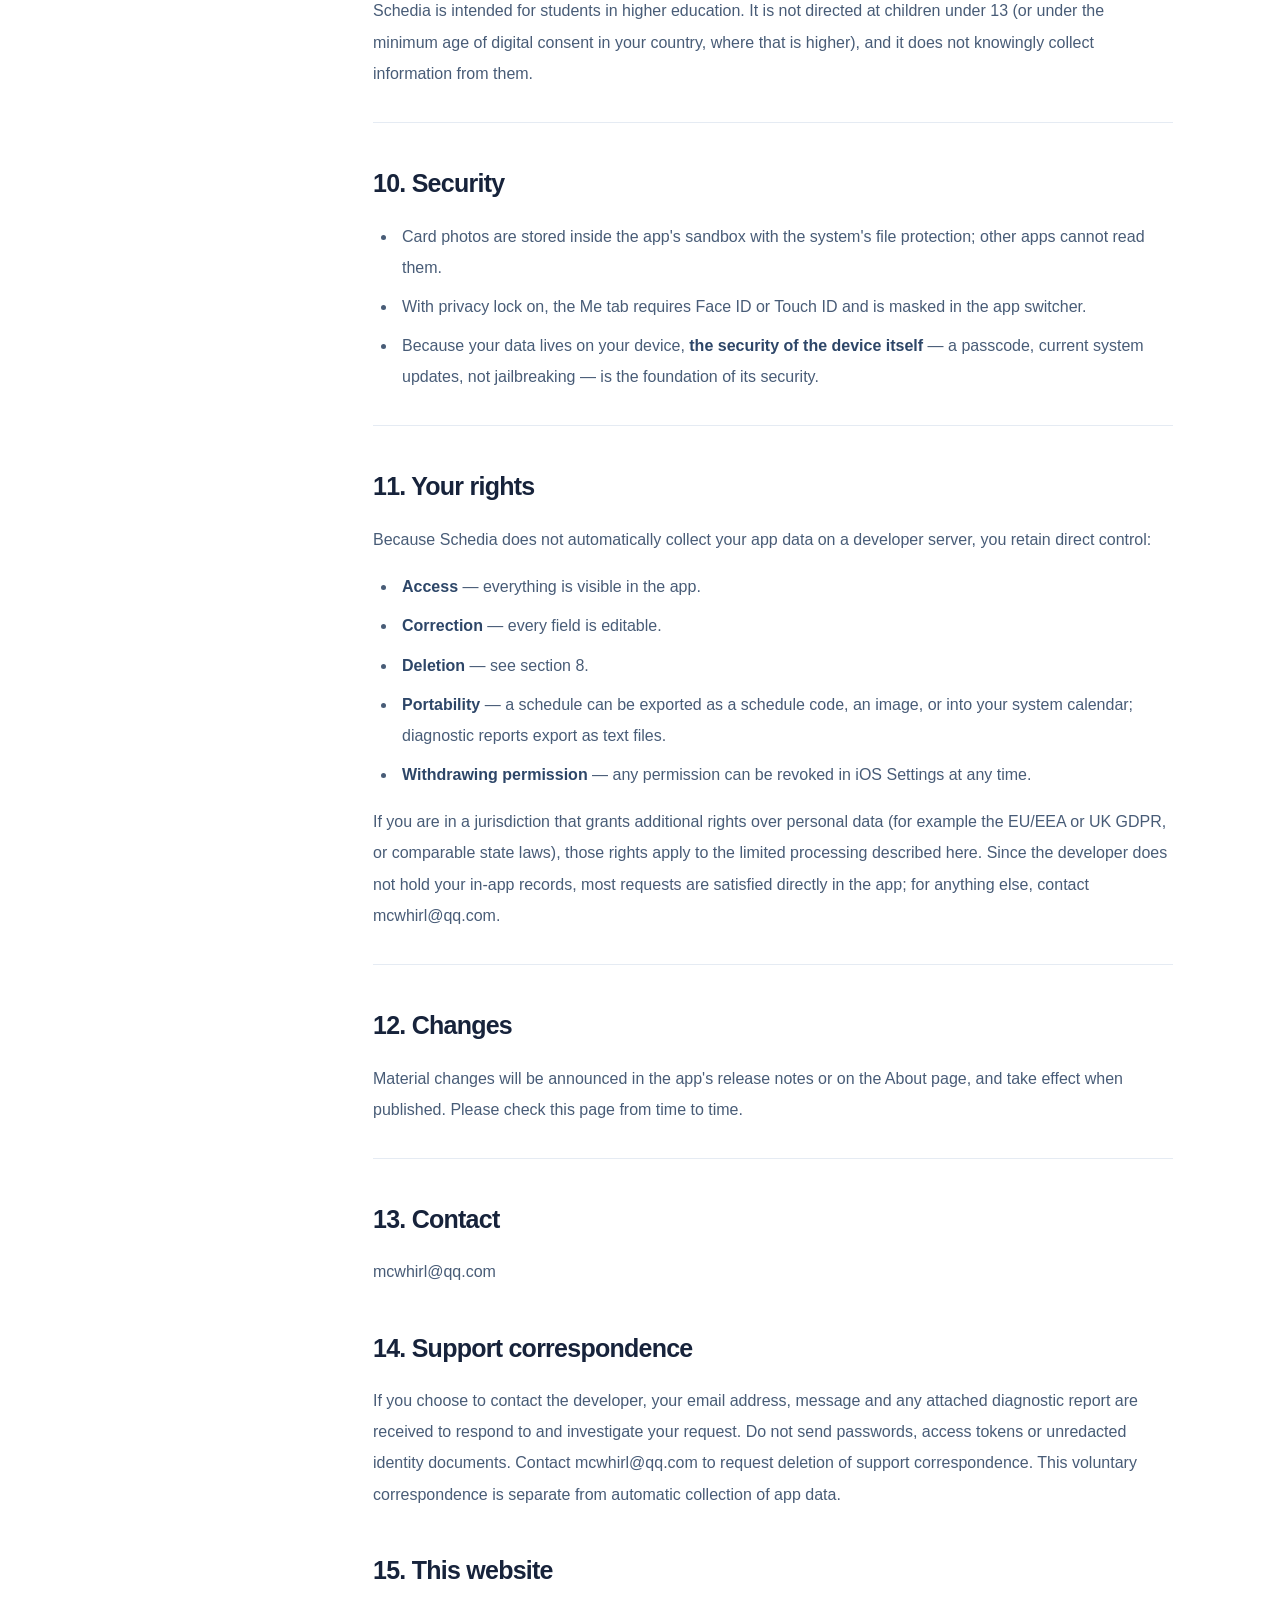
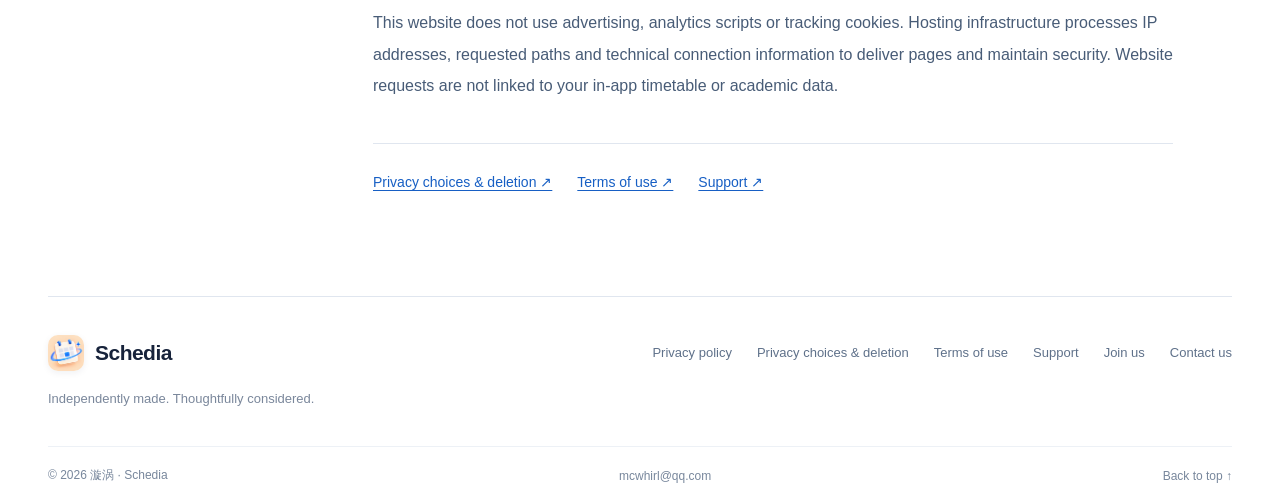
<file: privacy/index.html>
<!doctype html><html lang="en" id="top"><head><meta charset="utf-8"><meta name="viewport" content="width=device-width,initial-scale=1"><meta name="theme-color" content="#f7f9fc"><title>Privacy policy · Schedia</title><meta name="description" content="Your data, your device, your choice. This policy explains what Schedia handles, where it is stored, and when information leaves your device."><meta property="og:title" content="Privacy policy · Schedia"><meta property="og:description" content="Your data, your device, your choice. This policy explains what Schedia handles, where it is stored, and when information leaves your device."><meta property="og:type" content="website"><meta property="og:locale" content="en_US"><link rel="icon" href="../assets/schedia-icon.png"><link rel="stylesheet" href="../style.css"><script defer src="../config.js"></script><script defer src="../app.js"></script></head><body data-locale="en" class="document"><a class="skip" href="#main">Skip to main content</a><header class="site-header"><div class="header-inner"><a class="brand" href="../"><img src="../assets/schedia-icon.png" width="36" height="36" alt=""><span>Schedia</span></a><nav aria-label="Main navigation"><a href="../#details">The details</a><a href="../#devices">Your devices</a><a href="../#faq">Questions</a><a href="../support/index.html">Support</a><a href="../#contact">Contact</a></nav><div class="header-actions"><button class="button small" type="button" data-download>Get Schedia <span aria-hidden="true">↗</span></button><button class="menu-toggle" aria-expanded="false" aria-controls="mobile-nav" aria-label="Menu"><span></span><span></span></button></div></div><nav id="mobile-nav" class="mobile-nav" hidden><a href="../#details">The details</a><a href="../#devices">Your devices</a><a href="../#faq">Questions</a><a href="../support/index.html">Support</a><a href="../#contact">Contact</a></nav></header><main id="main" class="document-main wrap"><div class="document-hero"><a class="back-link" href="../">← Back to home</a><p class="eyebrow">Schedia / Help & policies</p><h1>Privacy policy</h1><p class="document-intro">Your data, your device, your choice. This policy explains what Schedia handles, where it is stored, and when information leaves your device.</p><div class="document-meta"><time datetime="2026-09-22">Updated 22 September 2026</time><button class="text-link" data-print>Print / Save as PDF ↗</button></div></div><div class="document-layout"><aside class="document-toc"><strong>On this page</strong><nav><a href="#section-1">Summary (not part of the terms)</a><a href="#section-2">1. Who we are</a><a href="#section-3">2. What Schedia handles</a><a href="#section-4">3. Importing your timetable</a><a href="#section-5">4. Diagnostic reports</a><a href="#section-6">5. iCloud sync</a><a href="#section-7">6. Apple Watch and widgets</a><a href="#section-8">7. Third-party services</a><a href="#section-9">8. Retention and deletion</a><a href="#section-10">9. Children</a><a href="#section-11">10. Security</a><a href="#section-12">11. Your rights</a><a href="#section-13">12. Changes</a><a href="#section-14">13. Contact</a><a href="#section-15">14. Support correspondence</a><a href="#section-16">15. This website</a></nav><a class="document-contact" href="mailto:mcwhirl@qq.com">mcwhirl@qq.com ↗</a></aside><article class="prose"><p><strong>Effective date:</strong> 22 September 2026<br />
<strong>Last updated:</strong> 22 September 2026<br />
<strong>Applies to:</strong> Schedia for iOS 1.0.0 and later</p>
<hr />
<h2 id="section-1">Summary (not part of the terms)</h2>
<ul>
<li>Schedia has <strong>no account system</strong>, and the developer <strong>runs no server</strong> that holds your data.</li>
<li>Your timetable, grades, degree progress, places and card photos stay <strong>on your device</strong>.</li>
<li>If you turn on iCloud sync, your data is stored in <strong>your own private iCloud database</strong>, which the developer cannot read.</li>
<li><strong>Card photos never sync</strong> and are not uploaded by Schedia. You can choose to save or share a photo yourself.</li>
<li>Schedia <strong>never uploads your material to an AI service.</strong> AI-assisted import prepares a file and a set of instructions; you send them yourself, to a service you choose.</li>
<li>Schedia makes <strong>one kind of outbound request of its own</strong>: fetching a calendar feed from the URL you enter.</li>
<li><strong>No advertising, no profiling, no third-party analytics, crash-reporting or tracking SDKs.</strong></li>
<li>Deleting the app removes all local data. The app also offers selective and complete deletion.</li>
</ul>
<p>The full terms follow.</p>
<hr />
<h2 id="section-2">1. Who we are</h2>
<p>Schedia is a timetable and degree-progress app for university students, developed and maintained by independent developer 漩涡.</p>
<ul>
<li>Contact: mcwhirl@qq.com</li>
<li>Support: <a href="../support/index.html">Schedia Support</a></li>
</ul>
<p>This policy explains what Schedia handles, where it is stored, and what leaves your device.</p>
<hr />
<h2 id="section-3">2. What Schedia handles</h2>
<p>Almost everything in Schedia is <strong>entered or imported by you</strong> and <strong>stored locally on your device</strong>.</p>
<h3>2.1 Information you provide</h3>
<div class="table-scroll" role="region" tabindex="0" aria-label="Data details"><table>
<thead>
<tr>
<th>Category</th>
<th>Contents</th>
<th>Stored</th>
<th>Leaves the device</th>
</tr>
</thead>
<tbody>
<tr>
<td>Timetable</td>
<td>Course names, teachers, rooms, times, teaching weeks, notes</td>
<td>On device</td>
<td>Only to your private iCloud, and only if you turn sync on</td>
</tr>
<tr>
<td>Grades and degree progress</td>
<td>Grades, credits, GPA, degree requirements</td>
<td>On device</td>
<td>Same</td>
</tr>
<tr>
<td>Profile</td>
<td>Name, institution, department, program, year, program length</td>
<td>On device</td>
<td>Same</td>
</tr>
<tr>
<td>Campus places</td>
<td>Place names, categories and coordinates you add</td>
<td>On device</td>
<td>Same</td>
</tr>
<tr>
<td>Exams and time off</td>
<td>Exam entries, time-off periods</td>
<td>On device</td>
<td>Same</td>
</tr>
<tr>
<td>Card photos</td>
<td>Photos you take or choose in My cards</td>
<td><strong>On device only, file-protected</strong></td>
<td><strong>No. Never synced, never uploaded</strong></td>
</tr>
</tbody>
</table></div>
<h3>2.2 Permissions</h3>
<p>Schedia asks for a permission only when you use the feature that needs it. <strong>Every permission can be declined</strong>; only that feature stops working.</p>
<div class="table-scroll" role="region" tabindex="0" aria-label="Data details"><table>
<thead>
<tr>
<th>Permission</th>
<th>Why</th>
<th>Where the data goes</th>
</tr>
</thead>
<tbody>
<tr>
<td>Location (while using)</td>
<td>Distance to a campus place; showing you on the map</td>
<td>Computed on device, not transmitted</td>
</tr>
<tr>
<td>Location (always)</td>
<td>Reminds you when class has started and you have not arrived at a linked place</td>
<td>Computed on device, not transmitted</td>
</tr>
<tr>
<td>Calendars</td>
<td>Writes your classes and exams into a calendar of its own named "Schedia"</td>
<td>Stays in your calendar database; Schedia reads and writes only that one calendar</td>
</tr>
<tr>
<td>Camera</td>
<td>Taking a photo for My cards</td>
<td>Device only</td>
</tr>
<tr>
<td>Photos (add)</td>
<td>Saving a schedule image or card photo to your library</td>
<td>Written to your library by the system</td>
</tr>
<tr>
<td>Notifications</td>
<td>Class, exam and location reminders</td>
<td>Composed on device; no server involved</td>
</tr>
<tr>
<td>Face ID / Touch ID</td>
<td>Unlocking the Me tab when privacy lock is on</td>
<td>Handled by the system; Schedia only learns success or failure</td>
</tr>
</tbody>
</table></div>
<p><strong>About location:</strong> Schedia does not record a location history. A location is used for one distance check and then discarded.</p>
<h3>2.3 What Schedia does not collect</h3>
<p>No advertising identifiers, contacts, microphone, health data, browsing history, or behaviour in other apps. No data is collected for profiling.</p>
<p>Schedia contains <strong>no</strong> third-party advertising, analytics, crash-reporting or attribution SDKs.</p>
<hr />
<h2 id="section-4">3. Importing your timetable</h2>
<p>Schedia has no student-portal login and never asks for your school account.</p>
<h3>3.1 Calendar file or subscription</h3>
<ul>
<li>If you pick a <code>.ics</code> file, it is read <strong>on your device</strong>.</li>
<li>If you enter a subscription link (<code>webcal://</code> or <code>https://</code>), Schedia requests <strong>that URL and no other</strong>. The request goes to the server you named — usually your institution or its timetabling system — and is subject to that provider's own policies.</li>
<li>Plain <code>http://</code> links are refused, so a feed is never fetched unencrypted.</li>
<li>The link is stored on your device so you can refresh it. There is <strong>no background refresh</strong>: a feed is fetched only when you ask.</li>
</ul>
<h3>3.2 AI-assisted import</h3>
<ul>
<li>Schedia <strong>does not send anything to an AI service</strong> and has no AI service of its own.</li>
<li>It prepares material (for a saved web page, it strips scripts, form fields, tokens and obvious identifiers first) and gives you a file plus a set of instructions.</li>
<li><strong>You</strong> send those to an assistant you choose, and you paste the reply back. What that service does with your material is governed by <strong>its</strong> privacy terms, not this policy.</li>
<li>Review what you are about to send. Schedia offers to show you the prepared file before you share it.</li>
</ul>
<hr />
<h2 id="section-5">4. Diagnostic reports</h2>
<p>When an import runs, Schedia records what happened so a failure can be investigated.</p>
<ul>
<li>A report contains the app version, iOS version, device model, your institution name, study level, current week, and your period times — plus the material for that import (the calendar text, or the instructions and the AI reply).</li>
<li>Reports are <strong>redacted as they are written</strong>: names, ID numbers, e-mail addresses, tokens and scripts are hidden or removed.</li>
<li>A report is kept <strong>on your device only</strong> and is deleted <strong>after seven days</strong>. You can delete individual reports or clear them all at any time.</li>
<li>A report leaves your device only when <strong>you</strong> export it and send it.</li>
<li>Recording can be turned off in Me → Diagnostics.</li>
</ul>
<hr />
<h2 id="section-6">5. iCloud sync</h2>
<p>iCloud sync is <strong>off until you turn it on</strong>.</p>
<ul>
<li>Your data is stored in <strong>your own private CloudKit database</strong> under your Apple Account, encrypted in transit and at rest by Apple.</li>
<li>The developer <strong>has no access</strong> to it.</li>
<li>Sync happens only between <strong>your own devices</strong> signed in to the same Apple Account.</li>
<li><strong>Never synced:</strong> card photos, the privacy-lock setting, notification preferences and appearance settings — anything that only describes the state of one device.</li>
<li>Turning sync off stops further uploads. Data already in iCloud can be managed or deleted in iOS Settings → your Apple Account → iCloud.</li>
</ul>
<p>Apple's handling of iCloud data is covered by Apple's privacy policy: https://www.apple.com/legal/privacy/</p>
<hr />
<h2 id="section-7">6. Apple Watch and widgets</h2>
<ul>
<li>Watch data is transferred <strong>directly between your own two devices</strong> with Apple's WatchConnectivity. No server is involved.</li>
<li>Widgets and Lock Screen activities read local data through an App Group; no network is involved.</li>
<li>Neither the Watch app nor the widgets contain card photos.</li>
</ul>
<hr />
<h2 id="section-8">7. Third-party services</h2>
<p>Schedia uses these Apple services. None of them involve a developer-operated server.</p>
<div class="table-scroll" role="region" tabindex="0" aria-label="Data details"><table>
<thead>
<tr>
<th>Service</th>
<th>Why</th>
<th>Note</th>
</tr>
</thead>
<tbody>
<tr>
<td>Apple Maps (MapKit)</td>
<td>Showing the map, searching campus places</td>
<td>Search terms are sent to Apple by the system; Apple's privacy policy applies</td>
</tr>
<tr>
<td>CloudKit</td>
<td>iCloud sync, if you turn it on</td>
<td>Data is in your private database</td>
</tr>
<tr>
<td>Notifications, location, Face ID</td>
<td>See 2.2</td>
<td>Handled by iOS</td>
</tr>
</tbody>
</table></div>
<p>The only non-Apple network request Schedia makes is the calendar feed described in 3.1, to the address you entered.</p>
<hr />
<h2 id="section-9">8. Retention and deletion</h2>
<ul>
<li>Data stays on your device until you delete it or remove the app.</li>
<li>In-app deletion: <strong>Settings → Data → Clear selected data</strong> (by category) and <strong>Clear all data</strong> (back to a fresh install).</li>
<li>Deleting the app removes all local data.</li>
<li>Data already synced to iCloud is removed in iOS Settings → your Apple Account → iCloud → Manage Account Storage.</li>
<li>Diagnostic reports expire on their own after seven days.</li>
</ul>
<hr />
<h2 id="section-10">9. Children</h2>
<p>Schedia is intended for students in higher education. It is not directed at children under 13 (or under the minimum age of digital consent in your country, where that is higher), and it does not knowingly collect information from them.</p>
<hr />
<h2 id="section-11">10. Security</h2>
<ul>
<li>Card photos are stored inside the app's sandbox with the system's file protection; other apps cannot read them.</li>
<li>With privacy lock on, the Me tab requires Face ID or Touch ID and is masked in the app switcher.</li>
<li>Because your data lives on your device, <strong>the security of the device itself</strong> — a passcode, current system updates, not jailbreaking — is the foundation of its security.</li>
</ul>
<hr />
<h2 id="section-12">11. Your rights</h2>
<p>Because Schedia does not automatically collect your app data on a developer server, you retain direct control:</p>
<ul>
<li><strong>Access</strong> — everything is visible in the app.</li>
<li><strong>Correction</strong> — every field is editable.</li>
<li><strong>Deletion</strong> — see section 8.</li>
<li><strong>Portability</strong> — a schedule can be exported as a schedule code, an image, or into your system calendar; diagnostic reports export as text files.</li>
<li><strong>Withdrawing permission</strong> — any permission can be revoked in iOS Settings at any time.</li>
</ul>
<p>If you are in a jurisdiction that grants additional rights over personal data (for example the EU/EEA or UK GDPR, or comparable state laws), those rights apply to the limited processing described here. Since the developer does not hold your in-app records, most requests are satisfied directly in the app; for anything else, contact mcwhirl@qq.com.</p>
<hr />
<h2 id="section-13">12. Changes</h2>
<p>Material changes will be announced in the app's release notes or on the About page, and take effect when published. Please check this page from time to time.</p>
<hr />
<h2 id="section-14">13. Contact</h2>
<p>mcwhirl@qq.com</p>
<h2 id="section-15">14. Support correspondence</h2>
<p>If you choose to contact the developer, your email address, message and any attached diagnostic report are received to respond to and investigate your request. Do not send passwords, access tokens or unredacted identity documents. Contact mcwhirl@qq.com to request deletion of support correspondence. This voluntary correspondence is separate from automatic collection of app data.</p>
<h2 id="section-16">15. This website</h2>
<p>This website does not use advertising, analytics scripts or tracking cookies. Hosting infrastructure processes IP addresses, requested paths and technical connection information to deliver pages and maintain security. Website requests are not linked to your in-app timetable or academic data.</p><div class="document-related"><a href="../privacy-choices/">Privacy choices & deletion ↗</a><a href="../terms/">Terms of use ↗</a><a href="../support/index.html">Support ↗</a></div></article></div></main><footer class="wrap"><div class="footer-main"><div><a class="brand" href="../"><img src="../assets/schedia-icon.png" alt="" width="36" height="36">Schedia</a><p>Independently made. Thoughtfully considered.</p></div><nav aria-label="Help & policies"><a href="../privacy/">Privacy policy</a><a href="../privacy-choices/">Privacy choices & deletion</a><a href="../terms/">Terms of use</a><a href="../support/index.html">Support</a><a href="../#join-us">Join us</a><a href="../#contact">Contact us</a></nav></div><div class="footer-bottom"><span>© 2026 漩涡 · Schedia</span><a href="mailto:mcwhirl@qq.com">mcwhirl@qq.com</a><a href="#top">Back to top ↑</a></div></footer><dialog id="download-dialog" aria-labelledby="download-title"><button class="dialog-close" data-close aria-label="Close">×</button><img class="dialog-icon" src="../assets/schedia-icon.png" alt="" width="64" height="64"><h2 id="download-title">Your next class. A little clearer.</h2><p>The App Store link has not been announced yet. When available, this button will take you directly to Schedia’s store page.</p><a class="button" href="mailto:mcwhirl@qq.com">Contact the developer ↗</a></dialog></body></html>
</file>
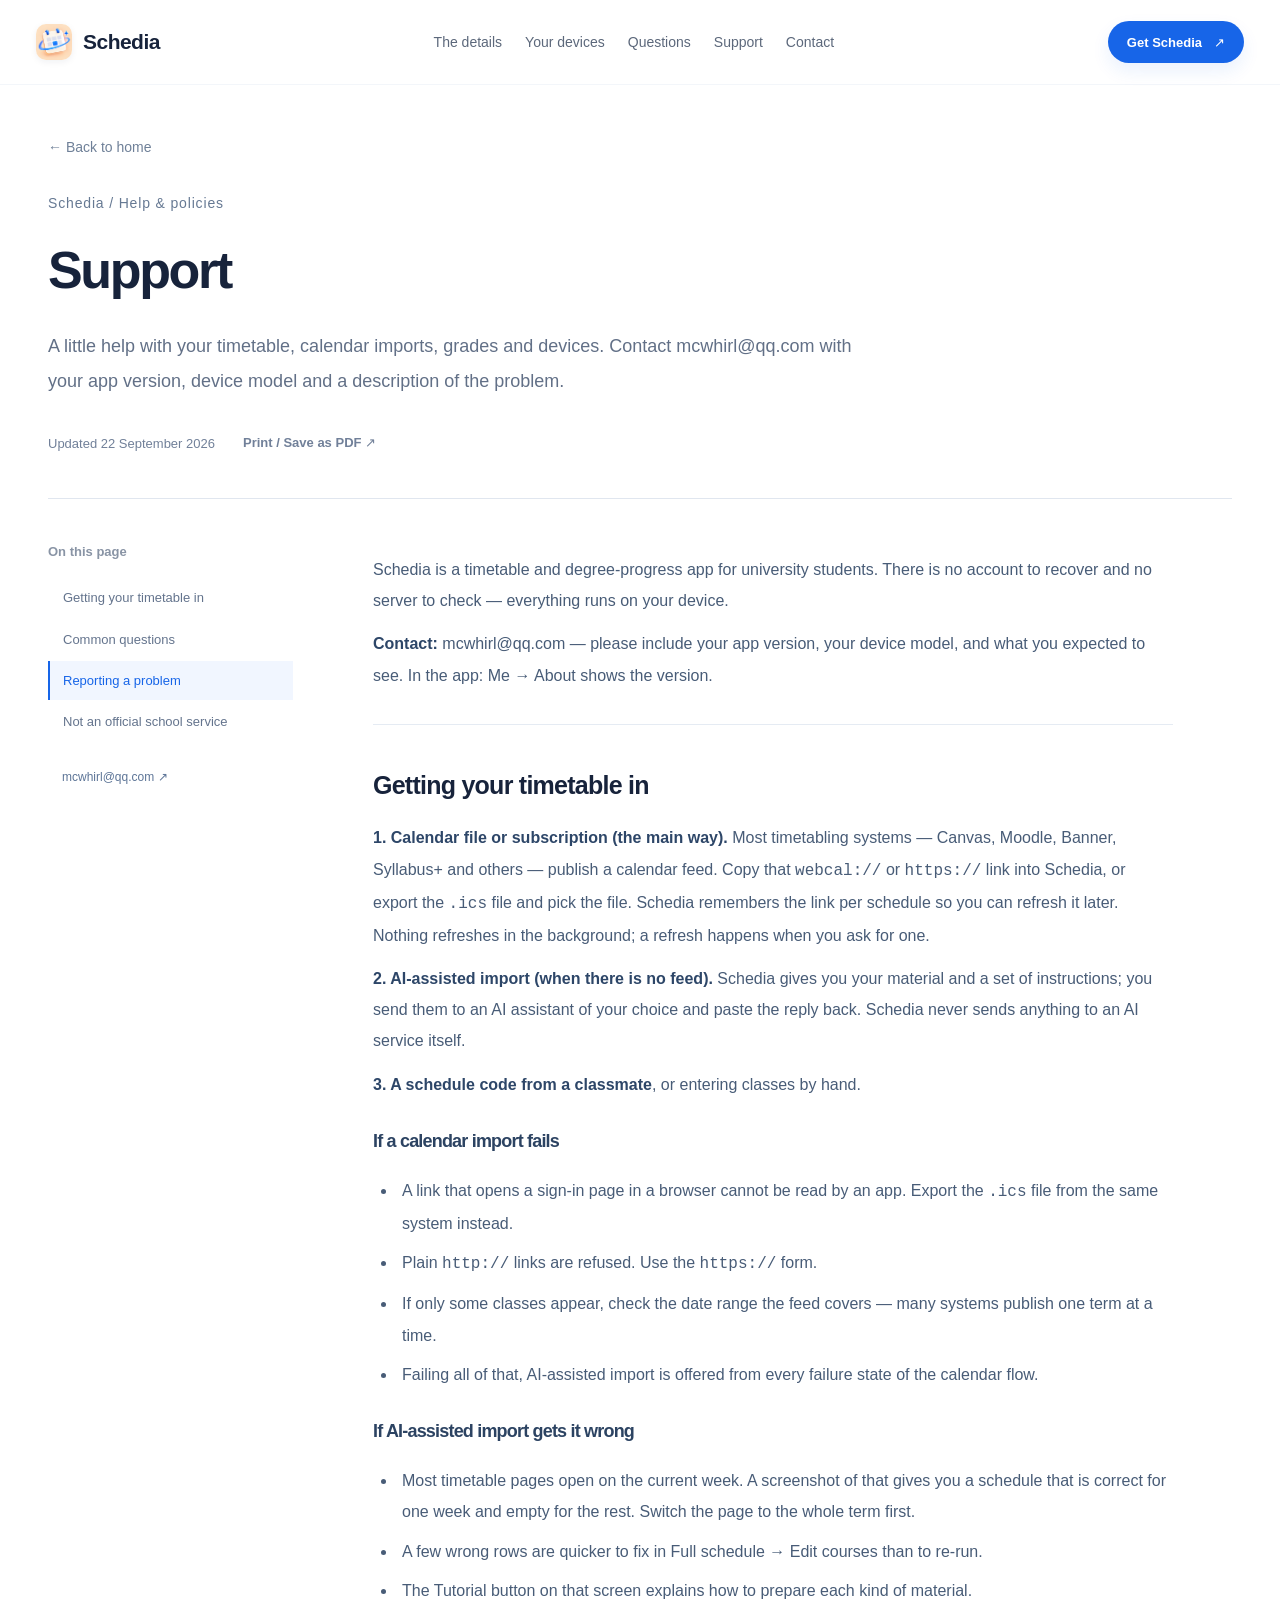
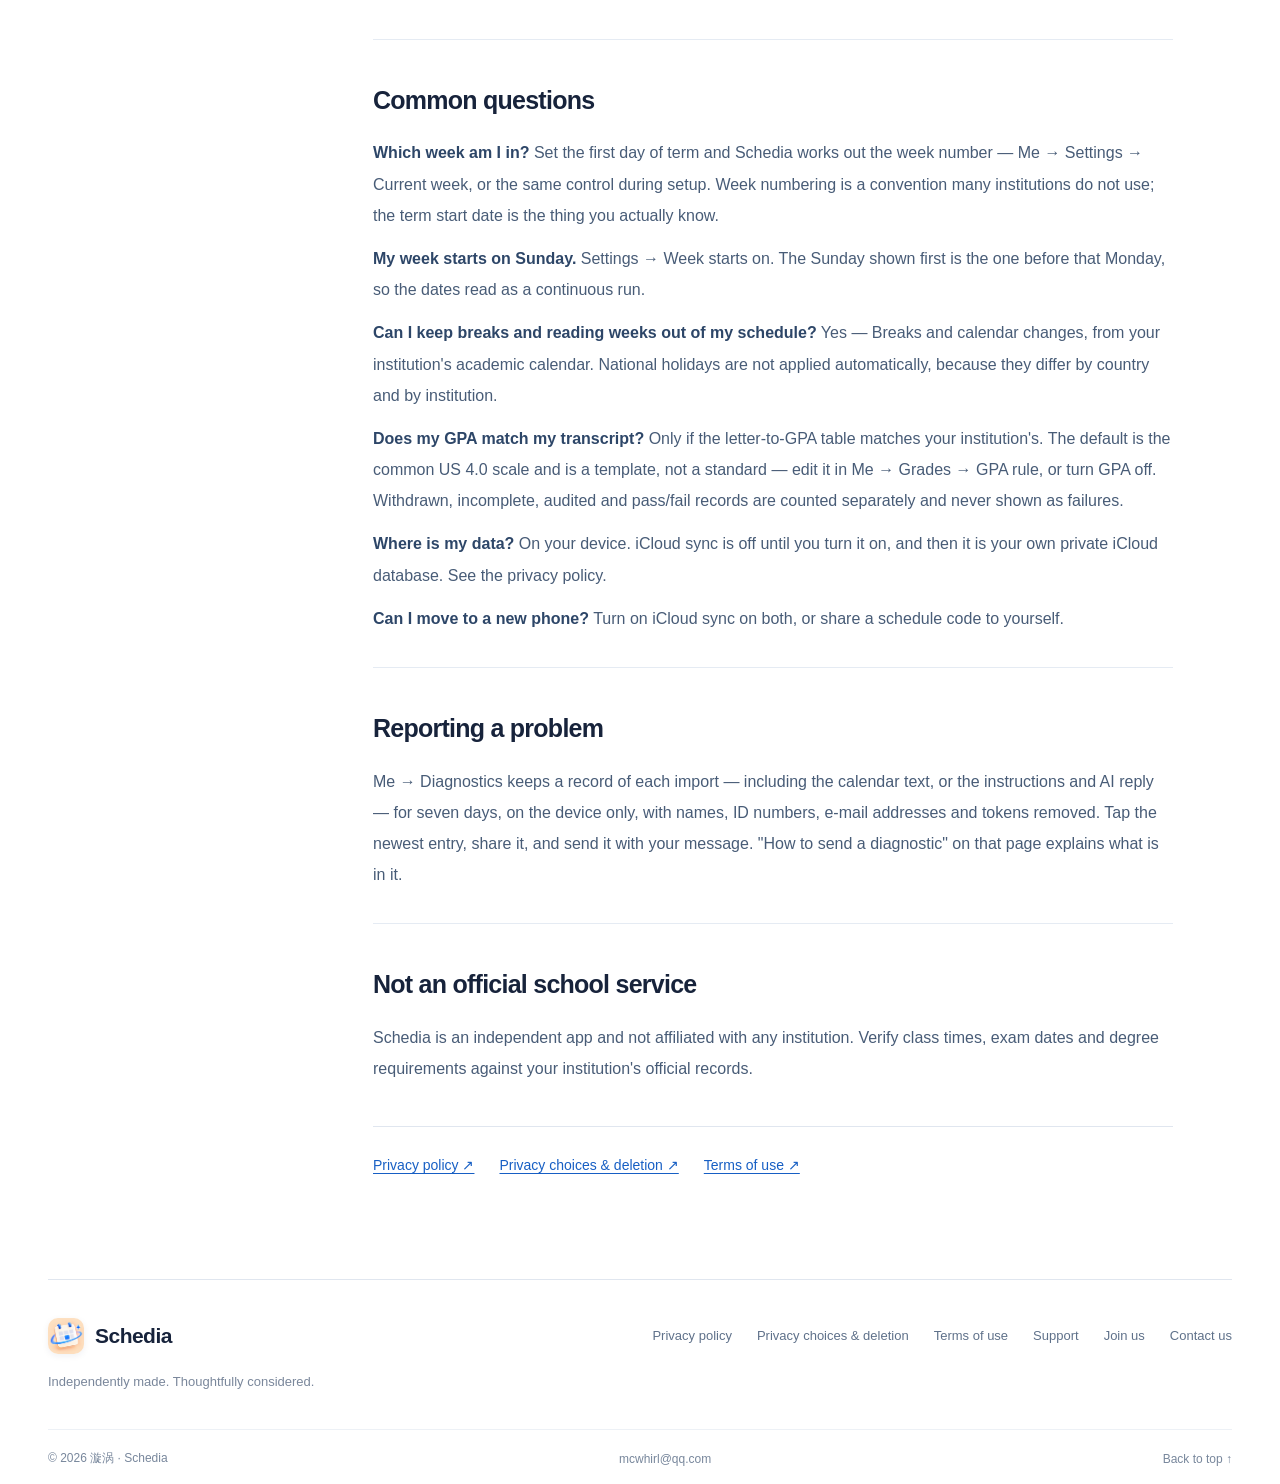
<file: support/index.html>
<!doctype html><html lang="en" id="top"><head><meta charset="utf-8"><meta name="viewport" content="width=device-width,initial-scale=1"><meta name="theme-color" content="#f7f9fc"><title>Support · Schedia</title><meta name="description" content="A little help with your timetable, calendar imports, grades and devices. Contact mcwhirl@qq.com with your app version, device model and a description of the problem."><meta property="og:title" content="Support · Schedia"><meta property="og:description" content="A little help with your timetable, calendar imports, grades and devices. Contact mcwhirl@qq.com with your app version, device model and a description of the problem."><meta property="og:type" content="website"><meta property="og:locale" content="en_US"><link rel="icon" href="../assets/schedia-icon.png"><link rel="stylesheet" href="../style.css"><script defer src="../config.js"></script><script defer src="../app.js"></script></head><body data-locale="en" class="document"><a class="skip" href="#main">Skip to main content</a><header class="site-header"><div class="header-inner"><a class="brand" href="../"><img src="../assets/schedia-icon.png" width="36" height="36" alt=""><span>Schedia</span></a><nav aria-label="Main navigation"><a href="../#details">The details</a><a href="../#devices">Your devices</a><a href="../#faq">Questions</a><a href="../support/index.html">Support</a><a href="../#contact">Contact</a></nav><div class="header-actions"><button class="button small" type="button" data-download>Get Schedia <span aria-hidden="true">↗</span></button><button class="menu-toggle" aria-expanded="false" aria-controls="mobile-nav" aria-label="Menu"><span></span><span></span></button></div></div><nav id="mobile-nav" class="mobile-nav" hidden><a href="../#details">The details</a><a href="../#devices">Your devices</a><a href="../#faq">Questions</a><a href="../support/index.html">Support</a><a href="../#contact">Contact</a></nav></header><main id="main" class="document-main wrap"><div class="document-hero"><a class="back-link" href="../">← Back to home</a><p class="eyebrow">Schedia / Help & policies</p><h1>Support</h1><p class="document-intro">A little help with your timetable, calendar imports, grades and devices. Contact mcwhirl@qq.com with your app version, device model and a description of the problem.</p><div class="document-meta"><time datetime="2026-09-22">Updated 22 September 2026</time><button class="text-link" data-print>Print / Save as PDF ↗</button></div></div><div class="document-layout"><aside class="document-toc"><strong>On this page</strong><nav><a href="#section-1">Getting your timetable in</a><a href="#section-2">Common questions</a><a href="#section-3">Reporting a problem</a><a href="#section-4">Not an official school service</a></nav><a class="document-contact" href="mailto:mcwhirl@qq.com">mcwhirl@qq.com ↗</a></aside><article class="prose"><p>Schedia is a timetable and degree-progress app for university students.
There is no account to recover and no server to check — everything runs on your device.</p>
<p><strong>Contact:</strong> mcwhirl@qq.com — please include your app version, your device model, and what
you expected to see. In the app: Me → About shows the version.</p>
<hr />
<h2 id="section-1">Getting your timetable in</h2>
<p><strong>1. Calendar file or subscription (the main way).</strong>
Most timetabling systems — Canvas, Moodle, Banner, Syllabus+ and others — publish a
calendar feed. Copy that <code>webcal://</code> or <code>https://</code> link into Schedia, or export the <code>.ics</code>
file and pick the file. Schedia remembers the link per schedule so you can refresh it later.
Nothing refreshes in the background; a refresh happens when you ask for one.</p>
<p><strong>2. AI-assisted import (when there is no feed).</strong>
Schedia gives you your material and a set of instructions; you send them to an AI assistant
of your choice and paste the reply back. Schedia never sends anything to an AI service itself.</p>
<p><strong>3. A schedule code from a classmate</strong>, or entering classes by hand.</p>
<h3>If a calendar import fails</h3>
<ul>
<li>A link that opens a sign-in page in a browser cannot be read by an app. Export the <code>.ics</code>
  file from the same system instead.</li>
<li>Plain <code>http://</code> links are refused. Use the <code>https://</code> form.</li>
<li>If only some classes appear, check the date range the feed covers — many systems publish
  one term at a time.</li>
<li>Failing all of that, AI-assisted import is offered from every failure state of the
  calendar flow.</li>
</ul>
<h3>If AI-assisted import gets it wrong</h3>
<ul>
<li>Most timetable pages open on the current week. A screenshot of that gives you a schedule
  that is correct for one week and empty for the rest. Switch the page to the whole term first.</li>
<li>A few wrong rows are quicker to fix in Full schedule → Edit courses than to re-run.</li>
<li>The Tutorial button on that screen explains how to prepare each kind of material.</li>
</ul>
<hr />
<h2 id="section-2">Common questions</h2>
<p><strong>Which week am I in?</strong>
Set the first day of term and Schedia works out the week number — Me → Settings → Current week,
or the same control during setup. Week numbering is a convention many institutions do not use;
the term start date is the thing you actually know.</p>
<p><strong>My week starts on Sunday.</strong>
Settings → Week starts on. The Sunday shown first is the one before that Monday, so the dates
read as a continuous run.</p>
<p><strong>Can I keep breaks and reading weeks out of my schedule?</strong>
Yes — Breaks and calendar changes, from your institution's academic calendar. National
holidays are not applied automatically, because they differ by country and by institution.</p>
<p><strong>Does my GPA match my transcript?</strong>
Only if the letter-to-GPA table matches your institution's. The default is the common US 4.0
scale and is a template, not a standard — edit it in Me → Grades → GPA rule, or turn GPA off.
Withdrawn, incomplete, audited and pass/fail records are counted separately and never shown
as failures.</p>
<p><strong>Where is my data?</strong>
On your device. iCloud sync is off until you turn it on, and then it is your own private
iCloud database. See the privacy policy.</p>
<p><strong>Can I move to a new phone?</strong>
Turn on iCloud sync on both, or share a schedule code to yourself.</p>
<hr />
<h2 id="section-3">Reporting a problem</h2>
<p>Me → Diagnostics keeps a record of each import — including the calendar text, or the
instructions and AI reply — for seven days, on the device only, with names, ID numbers,
e-mail addresses and tokens removed. Tap the newest entry, share it, and send it with your
message. "How to send a diagnostic" on that page explains what is in it.</p>
<hr />
<h2 id="section-4">Not an official school service</h2>
<p>Schedia is an independent app and not affiliated with any institution. Verify class times,
exam dates and degree requirements against your institution's official records.</p><div class="document-related"><a href="../privacy/">Privacy policy ↗</a><a href="../privacy-choices/">Privacy choices & deletion ↗</a><a href="../terms/">Terms of use ↗</a></div></article></div></main><footer class="wrap"><div class="footer-main"><div><a class="brand" href="../"><img src="../assets/schedia-icon.png" alt="" width="36" height="36">Schedia</a><p>Independently made. Thoughtfully considered.</p></div><nav aria-label="Help & policies"><a href="../privacy/">Privacy policy</a><a href="../privacy-choices/">Privacy choices & deletion</a><a href="../terms/">Terms of use</a><a href="../support/index.html">Support</a><a href="../#join-us">Join us</a><a href="../#contact">Contact us</a></nav></div><div class="footer-bottom"><span>© 2026 漩涡 · Schedia</span><a href="mailto:mcwhirl@qq.com">mcwhirl@qq.com</a><a href="#top">Back to top ↑</a></div></footer><dialog id="download-dialog" aria-labelledby="download-title"><button class="dialog-close" data-close aria-label="Close">×</button><img class="dialog-icon" src="../assets/schedia-icon.png" alt="" width="64" height="64"><h2 id="download-title">Your next class. A little clearer.</h2><p>The App Store link has not been announced yet. When available, this button will take you directly to Schedia’s store page.</p><a class="button" href="mailto:mcwhirl@qq.com">Contact the developer ↗</a></dialog></body></html>
</file>
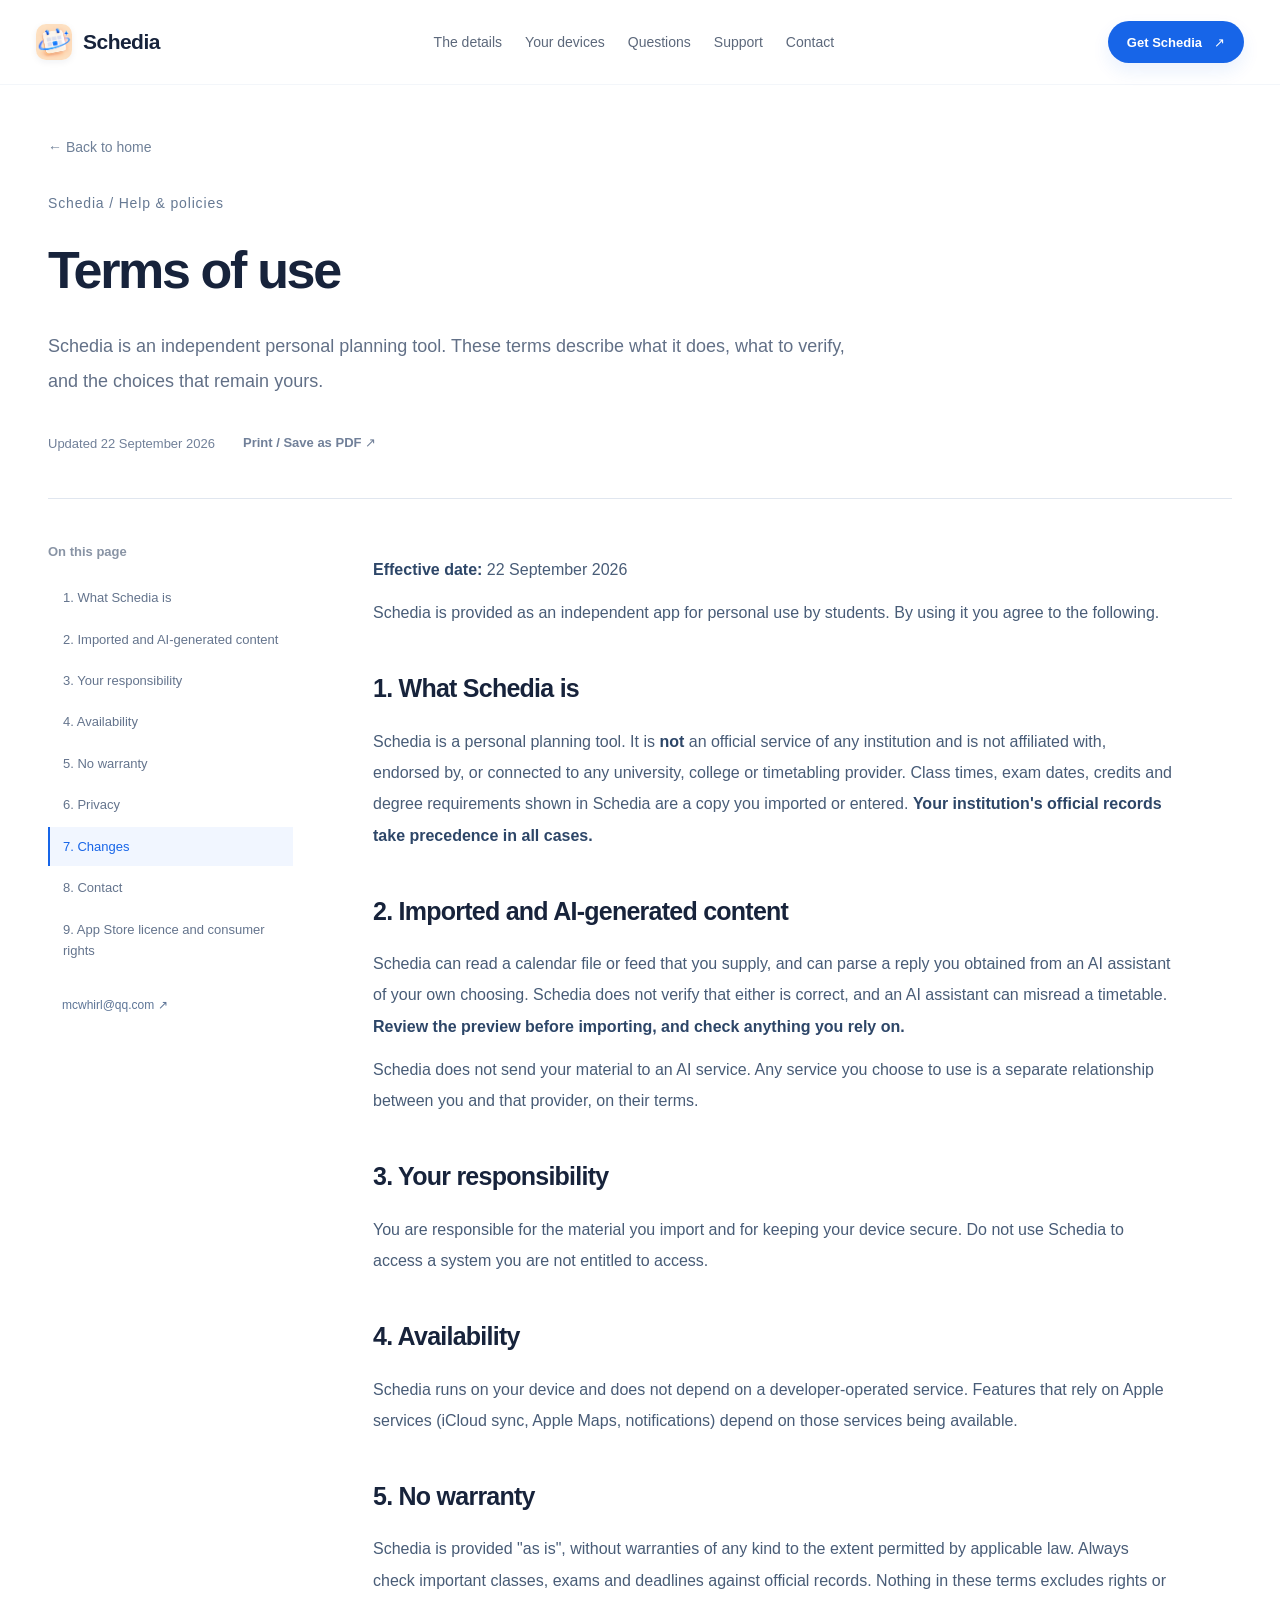
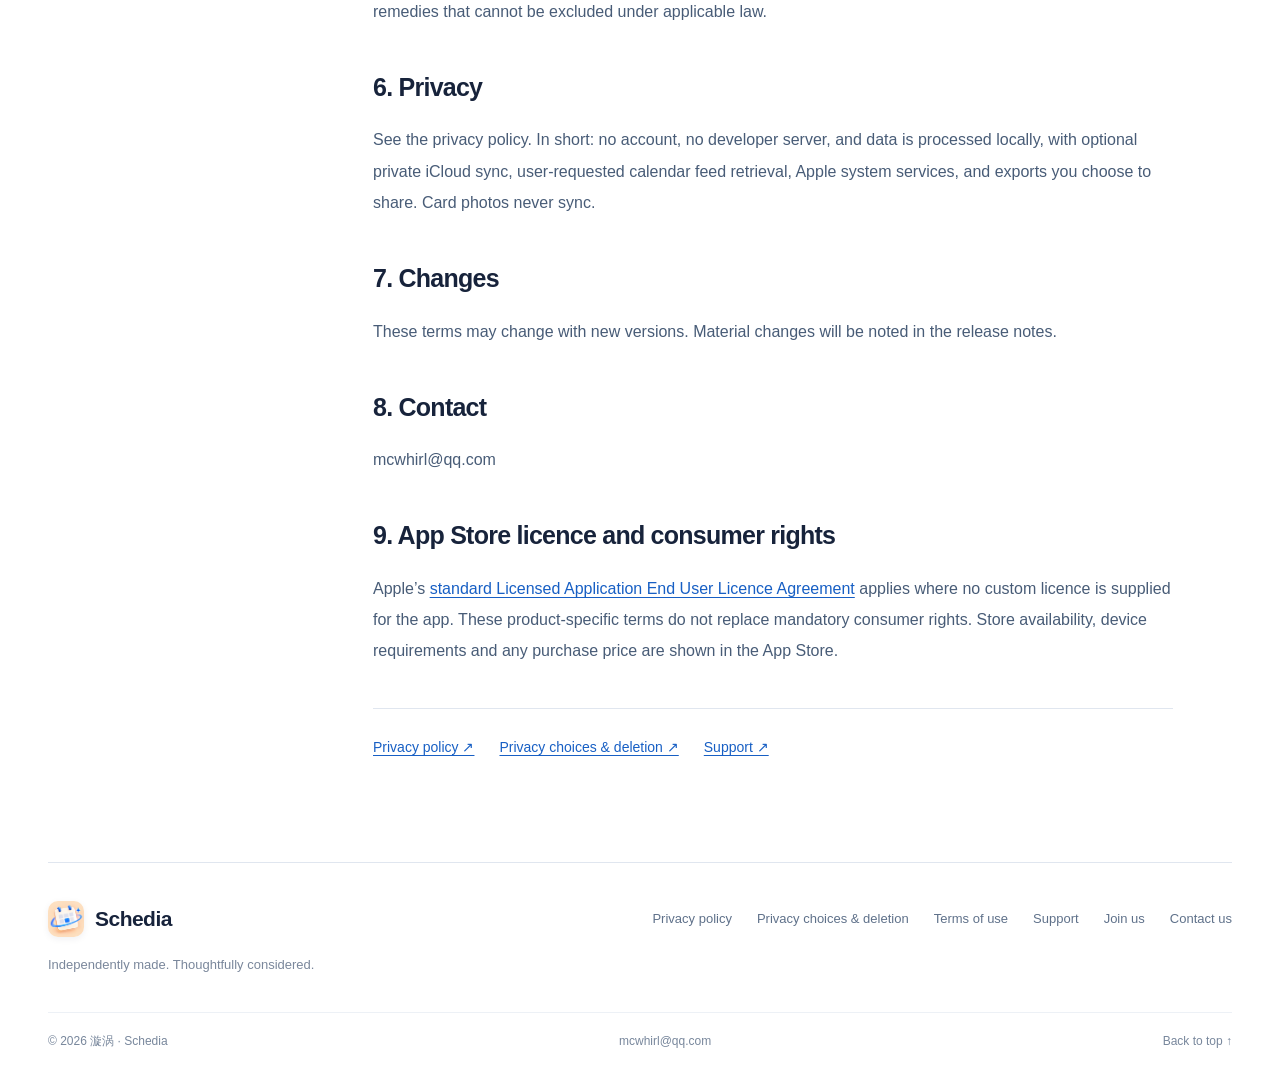
<file: terms/index.html>
<!doctype html><html lang="en" id="top"><head><meta charset="utf-8"><meta name="viewport" content="width=device-width,initial-scale=1"><meta name="theme-color" content="#f7f9fc"><title>Terms of use · Schedia</title><meta name="description" content="Schedia is an independent personal planning tool. These terms describe what it does, what to verify, and the choices that remain yours."><meta property="og:title" content="Terms of use · Schedia"><meta property="og:description" content="Schedia is an independent personal planning tool. These terms describe what it does, what to verify, and the choices that remain yours."><meta property="og:type" content="website"><meta property="og:locale" content="en_US"><link rel="icon" href="../assets/schedia-icon.png"><link rel="stylesheet" href="../style.css"><script defer src="../config.js"></script><script defer src="../app.js"></script></head><body data-locale="en" class="document"><a class="skip" href="#main">Skip to main content</a><header class="site-header"><div class="header-inner"><a class="brand" href="../"><img src="../assets/schedia-icon.png" width="36" height="36" alt=""><span>Schedia</span></a><nav aria-label="Main navigation"><a href="../#details">The details</a><a href="../#devices">Your devices</a><a href="../#faq">Questions</a><a href="../support/index.html">Support</a><a href="../#contact">Contact</a></nav><div class="header-actions"><button class="button small" type="button" data-download>Get Schedia <span aria-hidden="true">↗</span></button><button class="menu-toggle" aria-expanded="false" aria-controls="mobile-nav" aria-label="Menu"><span></span><span></span></button></div></div><nav id="mobile-nav" class="mobile-nav" hidden><a href="../#details">The details</a><a href="../#devices">Your devices</a><a href="../#faq">Questions</a><a href="../support/index.html">Support</a><a href="../#contact">Contact</a></nav></header><main id="main" class="document-main wrap"><div class="document-hero"><a class="back-link" href="../">← Back to home</a><p class="eyebrow">Schedia / Help & policies</p><h1>Terms of use</h1><p class="document-intro">Schedia is an independent personal planning tool. These terms describe what it does, what to verify, and the choices that remain yours.</p><div class="document-meta"><time datetime="2026-09-22">Updated 22 September 2026</time><button class="text-link" data-print>Print / Save as PDF ↗</button></div></div><div class="document-layout"><aside class="document-toc"><strong>On this page</strong><nav><a href="#section-1">1. What Schedia is</a><a href="#section-2">2. Imported and AI-generated content</a><a href="#section-3">3. Your responsibility</a><a href="#section-4">4. Availability</a><a href="#section-5">5. No warranty</a><a href="#section-6">6. Privacy</a><a href="#section-7">7. Changes</a><a href="#section-8">8. Contact</a><a href="#section-9">9. App Store licence and consumer rights</a></nav><a class="document-contact" href="mailto:mcwhirl@qq.com">mcwhirl@qq.com ↗</a></aside><article class="prose"><p><strong>Effective date:</strong> 22 September 2026</p>
<p>Schedia is provided as an independent app for personal use by students. By using it you
agree to the following.</p>
<h2 id="section-1">1. What Schedia is</h2>
<p>Schedia is a personal planning tool. It is <strong>not</strong> an official service of any institution
and is not affiliated with, endorsed by, or connected to any university, college or
timetabling provider. Class times, exam dates, credits and degree requirements shown in
Schedia are a copy you imported or entered. <strong>Your institution's official records take
precedence in all cases.</strong></p>
<h2 id="section-2">2. Imported and AI-generated content</h2>
<p>Schedia can read a calendar file or feed that you supply, and can parse a reply you obtained
from an AI assistant of your own choosing. Schedia does not verify that either is correct,
and an AI assistant can misread a timetable. <strong>Review the preview before importing, and check
anything you rely on.</strong></p>
<p>Schedia does not send your material to an AI service. Any service you choose to use is a
separate relationship between you and that provider, on their terms.</p>
<h2 id="section-3">3. Your responsibility</h2>
<p>You are responsible for the material you import and for keeping your device secure. Do not
use Schedia to access a system you are not entitled to access.</p>
<h2 id="section-4">4. Availability</h2>
<p>Schedia runs on your device and does not depend on a developer-operated service. Features
that rely on Apple services (iCloud sync, Apple Maps, notifications) depend on those services
being available.</p>
<h2 id="section-5">5. No warranty</h2>
<p>Schedia is provided "as is", without warranties of any kind to the extent permitted by
applicable law. Always check important classes, exams and deadlines against official records. Nothing in these terms excludes rights or remedies that cannot be excluded under applicable law.</p>
<h2 id="section-6">6. Privacy</h2>
<p>See the privacy policy. In short: no account, no developer server, and data is processed locally, with optional private iCloud sync, user-requested calendar feed retrieval, Apple system services, and exports you choose to share. Card photos never sync.</p>
<h2 id="section-7">7. Changes</h2>
<p>These terms may change with new versions. Material changes will be noted in the release notes.</p>
<h2 id="section-8">8. Contact</h2>
<p>mcwhirl@qq.com</p>
<h2 id="section-9">9. App Store licence and consumer rights</h2>
<p>Apple’s <a href="https://www.apple.com/legal/internet-services/itunes/dev/stdeula/">standard Licensed Application End User Licence Agreement</a> applies where no custom licence is supplied for the app. These product-specific terms do not replace mandatory consumer rights. Store availability, device requirements and any purchase price are shown in the App Store.</p><div class="document-related"><a href="../privacy/">Privacy policy ↗</a><a href="../privacy-choices/">Privacy choices & deletion ↗</a><a href="../support/index.html">Support ↗</a></div></article></div></main><footer class="wrap"><div class="footer-main"><div><a class="brand" href="../"><img src="../assets/schedia-icon.png" alt="" width="36" height="36">Schedia</a><p>Independently made. Thoughtfully considered.</p></div><nav aria-label="Help & policies"><a href="../privacy/">Privacy policy</a><a href="../privacy-choices/">Privacy choices & deletion</a><a href="../terms/">Terms of use</a><a href="../support/index.html">Support</a><a href="../#join-us">Join us</a><a href="../#contact">Contact us</a></nav></div><div class="footer-bottom"><span>© 2026 漩涡 · Schedia</span><a href="mailto:mcwhirl@qq.com">mcwhirl@qq.com</a><a href="#top">Back to top ↑</a></div></footer><dialog id="download-dialog" aria-labelledby="download-title"><button class="dialog-close" data-close aria-label="Close">×</button><img class="dialog-icon" src="../assets/schedia-icon.png" alt="" width="64" height="64"><h2 id="download-title">Your next class. A little clearer.</h2><p>The App Store link has not been announced yet. When available, this button will take you directly to Schedia’s store page.</p><a class="button" href="mailto:mcwhirl@qq.com">Contact the developer ↗</a></dialog></body></html>
</file>
<file: style.css>
:root{--blue:#1765e8;--ink:#17233b;--muted:#627087;--line:#e0e6ef;--ease:cubic-bezier(.2,.75,.25,1);font-family:Inter,-apple-system,BlinkMacSystemFont,"Segoe UI","PingFang SC","Microsoft YaHei",sans-serif;color:var(--ink);background:#fff;font-synthesis:none}*{box-sizing:border-box}html{scroll-behavior:smooth;scroll-padding-top:110px}body{margin:0;overflow-x:clip}h1,h2,h3,h4,p{margin:0}h1,h2,h3{font-weight:650;letter-spacing:-.045em}p{line-height:1.85}button,input{font:inherit}button{cursor:pointer;border:0;color:inherit}a{color:inherit;text-decoration:none}img{max-width:100%;display:block}button,a,input,summary{-webkit-tap-highlight-color:transparent;touch-action:manipulation}button:focus-visible,a:focus-visible,input:focus-visible,summary:focus-visible,[tabindex]:focus-visible{outline:3px solid #4d94ff;outline-offset:5px}button{transition:background .25s,color .25s,transform .3s var(--ease),box-shadow .3s}button:active,.button:active{transform:scale(.97)}[hidden]{display:none!important}.wrap{width:min(1200px,calc(100% - 96px));margin-inline:auto}.site-header{position:sticky;top:0;z-index:30;background:#ffffffdc;border-bottom:1px solid #e7edf580;backdrop-filter:blur(24px) saturate(160%)}.header-inner{height:84px;width:min(1320px,calc(100% - 72px));margin:auto;display:flex;align-items:center;justify-content:space-between;gap:24px}.brand{display:inline-flex;align-items:center;gap:11px;font-size:21px;font-weight:650;white-space:nowrap;letter-spacing:-.025em}.brand img{border-radius:10px;box-shadow:0 2px 7px #15264110;object-fit:cover}.header-inner>nav{display:flex;gap:29px;color:#5c687b;font-size:14px}.header-inner nav a{position:relative;padding-block:12px}.header-inner nav a:after{content:'';position:absolute;left:0;right:100%;bottom:5px;height:2px;background:var(--blue);transition:right .3s}.header-inner nav a:hover:after{right:0}.header-actions{display:flex;align-items:center;gap:24px}.language{font-size:13px;color:#59657a;padding:12px 0}.language:hover{color:var(--blue)}.button{display:inline-flex;align-items:center;justify-content:center;gap:20px;background:var(--blue);color:#fff;padding:17px 28px;border-radius:100px;font-size:15px;font-weight:600;min-height:48px;box-shadow:0 8px 18px #1765e817;transition:transform .3s var(--ease),box-shadow .3s,background .3s}.button:hover{transform:translateY(-3px);background:#0c55d4;box-shadow:0 12px 24px #1765e829}.button.small{padding:11px 19px;font-size:13px;min-height:42px;gap:12px}.button.secondary{background:#f1f5fb;color:var(--ink);box-shadow:none}.text-link{display:inline-flex;align-items:center;gap:12px;background:none;padding:10px 0;font-size:14px;font-weight:550;line-height:1.6}.text-link:hover{color:var(--blue)}.menu-toggle{display:none;background:transparent;width:42px;height:42px;border-radius:12px}.menu-toggle span{display:block;width:20px;height:1.5px;background:var(--ink);margin:5px auto;transition:transform .2s}.menu-toggle[aria-expanded=true] span:first-child{transform:translateY(3.25px) rotate(45deg)}.menu-toggle[aria-expanded=true] span:last-child{transform:translateY(-3.25px) rotate(-45deg)}.mobile-nav{padding:10px 24px 24px;display:grid;gap:5px}.mobile-nav a{padding:10px}.eyebrow{font-size:14px;font-weight:500;letter-spacing:.06em;color:#667993}.eyebrow-line{display:inline-block;height:2px;width:24px;background:var(--blue);vertical-align:middle;margin-right:12px}
.hero{display:grid;grid-template-columns:1.03fr 1fr;align-items:center;gap:40px;min-height:780px}.hero-copy{padding:66px 0 56px;position:relative;z-index:2}.hero h1{font-size:clamp(50px,5.1vw,76px);line-height:1.23;margin:26px 0;letter-spacing:-.06em}.hero h1 span,.section-heading h2 span{color:var(--blue)}.hero-description{font-size:17px;line-height:1.95;color:var(--muted)}.hero-actions{display:flex;align-items:center;gap:24px;margin-top:30px}.purchase{font-size:13px;color:#768298;margin-top:17px}.theme-control{margin-top:43px;display:grid;justify-items:start;gap:10px}.theme-control>span{font-size:13px;color:#6a768b}.segmented{display:inline-flex;background:#edf1f6;border:1px solid #e7ecf3;border-radius:100px;padding:5px;gap:2px}.segmented button{background:transparent;color:#637187;border-radius:100px;padding:10px 23px;font-size:14px;min-height:39px}.segmented button[aria-pressed=true]{background:white;color:var(--ink);box-shadow:0 2px 8px #20344e12}.theme-control>p{font-size:12px;color:#758196;min-height:23px}.hero-visual{height:735px;position:relative;display:flex;align-items:center;justify-content:center;perspective:1400px;isolation:isolate}.visual-halo{position:absolute;width:670px;aspect-ratio:1;border-radius:50%;background:radial-gradient(ellipse at 53% 45%,#e6f0ff 0,#f1f6ffb3 40%,#fafcff55 63%,transparent 70%);z-index:-1;pointer-events:none}.visual-halo:after{content:'';position:absolute;inset:75px;border:1px solid #d9e7fa80;border-radius:50%}.device-stage{transform:rotateY(-9deg) rotateZ(4deg);transition:transform .7s var(--ease);will-change:transform}.phone{width:305px;height:610px;background:#1d2633;border-radius:48px;border:5px solid #596372;padding:3px;box-shadow:0 0 0 1px #b4bfcc,3px 4px 0 2px #d3dbe5,23px 35px 65px -15px #14356650,0 2px 4px #20365430;position:relative}.phone-screen{height:100%;border-radius:38px;background:#f3f5f9;overflow:hidden;position:relative;padding:0 15px;color:#21314a;transition:background .4s}.statusbar{height:48px;display:flex;align-items:center;justify-content:space-between;padding:0 8px;font-size:12px;position:relative}.island{position:absolute;width:82px;height:23px;border-radius:100px;background:#121822;top:11px;left:50%;transform:translateX(-50%)}.app-toolbar{display:flex;align-items:center;justify-content:space-between;height:42px}.app-toolbar button{width:35px;height:35px;border-radius:50%;font-size:23px;background:#fff;color:var(--blue)}.app-toolbar>span{font-size:12px;color:#6c7d94}.today-heading{padding:16px 0 17px}.today-heading p{font-size:12px;color:#738098;line-height:1.6}.today-heading h2{font-size:22px;line-height:1.45;margin:4px 0;letter-spacing:-.04em}.today-heading>span{font-size:12px;color:#728197}.week-strip{display:grid;grid-template-columns:repeat(7,1fr);gap:2px;padding:8px 5px;background:#fff;border-radius:18px;margin-bottom:14px}.day{background:none;border-radius:12px;padding:5px 0}.day small{display:block;font-size:10px;color:#728199}.day strong{display:block;font-size:15px;font-weight:600;line-height:27px;margin-top:2px}.day i{display:block;width:3px;height:3px;border-radius:50%;background:#5696ef;margin:1px auto}.day[aria-pressed=true]{background:#e6f0ff;color:var(--blue)}.day[aria-pressed=true] small{color:var(--blue)}.course{padding:13px 12px;border-radius:16px;background:white;border:1px solid transparent;margin-bottom:9px;position:relative;transition:background .4s,padding .4s,opacity .4s}.course.current{background:#fff1df;border-color:#f6dfbd}.course.current:before{content:'';position:absolute;left:0;top:15px;bottom:15px;width:3px;background:#dbac6b;border-radius:3px}.course-head{display:flex;align-items:center;justify-content:space-between;gap:7px;margin-bottom:7px}.course h3{font-size:13px;font-weight:600;letter-spacing:0;line-height:1.5}.course .badge{font-size:10px;white-space:nowrap;color:#8a632e}.course p{display:flex;justify-content:space-between;gap:5px;color:#6a7890;font-size:11px;line-height:1.6}.progress{height:3px;border-radius:3px;background:#e9d9bf;margin-top:10px;overflow:hidden}.progress i{display:block;width:64%;height:100%;background:#b88139}.phone[data-theme=classic] .course{background:#e6effd;border-color:#d2e1f6}.phone[data-theme=classic] .course.current{background:#dce9ff}.phone[data-theme=classic] .course.current:before{background:var(--blue)}.phone[data-theme=focus] .course.current{padding:24px 12px;background:#e7effe;border-color:#d6e2f7}.phone[data-theme=focus] .course.current:before{background:var(--blue)}.phone[data-theme=focus] .course:not(.current){background:transparent;padding:6px 12px}.phone[data-theme=focus] .today-heading>span{display:none}.phone[data-theme=focus] .week-strip{background:transparent}.app-end{display:flex;align-items:center;justify-content:center;gap:8px;padding:10px 0;color:#8898ae}.app-end>span{font-size:20px}.app-end p{font-size:10px;line-height:1.5}.app-tabbar{position:absolute;left:13px;right:13px;bottom:18px;border-radius:27px;background:#ffffffdf;border:1px solid white;backdrop-filter:blur(18px);display:flex;justify-content:space-around;padding:10px 0 8px}.app-tabbar span{font-size:20px;text-align:center;line-height:1;color:#77859a}.app-tabbar small{display:block;font-size:9px;margin-top:5px}.app-tabbar .selected{color:var(--blue)}.home-indicator{position:absolute;height:3px;background:#243246;bottom:6px;left:34%;right:34%;border-radius:3px}.floating-widget{position:absolute;left:-10px;bottom:123px;width:201px;padding:21px 23px;border:1px solid #fff;border-radius:25px;background:#ffffffec;backdrop-filter:blur(16px);box-shadow:0 15px 45px #20385a16;transform:rotate(-6deg);z-index:3;animation:float 7s ease-in-out infinite}.widget-label{font-size:11px;letter-spacing:.08em;color:#617ca0}.floating-widget strong{display:block;font-size:39px;color:var(--blue);font-weight:500;letter-spacing:-.05em;margin:8px 0}.floating-widget p{font-size:12px;font-weight:600;line-height:1.6}.floating-widget small{font-size:11px;color:#748299;display:block;margin-top:4px}.widget-line{height:3px;width:35px;background:#bdd8ff;border-radius:3px;margin-top:16px}.state-picker{position:absolute;right:-4px;top:202px;display:flex;flex-direction:column;gap:9px;z-index:4}.state-picker button{background:#fff;border:1px solid #e0e7f2;border-radius:22px;padding:10px 15px;font-size:12px;color:#61718b;box-shadow:0 3px 12px #20385906;min-height:39px}.state-picker button[aria-pressed=true]{background:#edf4ff;border-color:#bad4fa;color:#1b64d5}.demo-note{position:absolute;bottom:8px;color:#6e7e96;font-size:12px;text-align:center}.mini-week{display:grid;grid-template-columns:24px repeat(5,1fr);grid-template-rows:28px repeat(6,43px);gap:3px;position:relative}.mini-week .wh,.mini-week .time{font-size:10px;text-align:center;color:#738299}.mini-week .cell{background:#ffffff85;border-top:1px solid #e2e8f0}.mini-week .block{background:#ddeafd;color:#385f91;font-size:10px;border-radius:7px;padding:6px 3px;line-height:1.5;z-index:1;overflow:hidden}.mini-week .block.pink{background:#f5dfe7;color:#98576e}.mini-week .block.purple{background:#e9e0f7;color:#7a5b9c}.mini-week .block.green{background:#dff0e9;color:#3d7a63}
.platform-strip{border-block:1px solid var(--line);padding:27px 0;display:flex;justify-content:space-between;align-items:center;gap:25px}.platform-strip p{font-size:14px;color:#738198}.platform-strip>div{display:flex;gap:28px;font-size:14px;font-weight:550;color:#627189}.details{padding-block:112px}.section-heading h2{font-size:clamp(34px,3.7vw,51px);line-height:1.3;margin:17px 0 19px}.section-heading>p:last-child{font-size:17px;color:var(--muted)}.feature-grid{display:grid;grid-template-columns:1fr 1fr;gap:24px;margin-top:47px}.feature-card{background:#f4f7fb;border:1px solid #edf1f6;border-radius:30px;padding:39px;overflow:hidden}.feature-number{font-size:12px;color:#617591;letter-spacing:.04em}.feature-card h3{font-size:32px;line-height:1.4;margin:22px 0 16px}.feature-card>p,.feature-card>div>p{font-size:16px;color:var(--muted);line-height:1.85}.import-card{background:linear-gradient(145deg,#f0f5ff,#f8faff)}.import-flow{display:flex;align-items:center;justify-content:center;margin-top:44px}.import-flow>span{width:66px;height:66px;border:1px solid #e4eaf5;border-radius:21px;display:grid;place-items:center;background:#fff;color:#7992b1;font-size:28px}.import-flow>span.active{background:var(--blue);color:white;box-shadow:0 8px 20px #1765e81c;border-color:var(--blue)}.import-flow i{height:1px;width:56px;background:#c7d7f0;position:relative;overflow:hidden}.import-flow i:after{content:'';position:absolute;width:20px;height:1px;background:#4488ec;animation:flow 3s ease-in-out infinite}.flow-labels{display:flex;justify-content:space-around;gap:8px;text-align:center;font-size:12px;color:#667b9b;margin-top:17px}.fineprint{font-size:12px!important;color:#738298!important;line-height:1.85!important;margin-top:26px}.holiday-controls{display:flex;gap:5px;margin-top:25px;flex-wrap:wrap}.holiday-controls button{background:#e6edf6;padding:10px 14px;border-radius:30px;font-size:12px;min-height:39px;color:#546a89}.holiday-controls button[aria-pressed=true]{background:var(--blue);color:white}.holiday-preview{background:white;border:1px solid #e8edf5;border-radius:22px;padding:20px;margin-top:17px;min-height:177px}.holiday-date{display:flex;align-items:center;gap:16px;margin-bottom:13px}.holiday-date>strong{font-size:39px;font-weight:500;letter-spacing:-.06em}.holiday-date span{font-size:13px;color:#647896}.holiday-date small{display:block;font-size:11px;color:#798ba5;margin-top:5px}.holiday-row{display:flex;justify-content:space-between;gap:10px;border-left:3px solid #92b8ef;padding-left:10px;margin-top:8px;font-size:12px;color:#546b8a;line-height:1.5}.holiday-empty{font-size:14px;color:#7c6c56}.wide-card{grid-column:1/-1;display:grid;grid-template-columns:1fr 1.1fr;gap:85px;align-items:center;background:#f8f9fb;padding:44px}.wide-card .text-link{color:var(--blue);margin-top:15px}.edit-preview{border:1px solid #e4eaf3;background:#fff;border-radius:23px;padding:25px;box-shadow:0 14px 35px #18396307}.preview-title{font-size:12px;color:#6a7d97}.edit-row{display:flex;align-items:center;gap:13px;border-bottom:1px solid #edf1f6;padding:19px 0}.edit-row i{font-style:normal;font-size:12px;color:var(--blue);background:#edf4ff;border-radius:11px;padding:12px}.edit-row p{font-size:12px;color:#5b6f8d;line-height:1.8}.edit-row p small{display:block;font-size:11px;color:#7e8da2}.edit-row b{font-size:12px;font-weight:500;margin-left:auto;white-space:nowrap}.week-dots{display:flex;gap:7px;margin:20px 0 14px}.week-dots span{padding:8px 7px;font-size:10px;border-radius:7px;background:#f2f5f9;color:#6d7e96}.week-dots .filled{color:#3f74bb;background:#e9f2ff}.edit-preview>small{font-size:12px;color:#71829a}
.devices-section{background:#f6f8fc;padding:90px 0 58px;overflow:clip}.center{text-align:center}.device-tabs{display:flex;width:max-content;margin:30px auto 10px}.device-gallery{min-height:640px;display:grid;grid-template-columns:.8fr 1.2fr;align-items:center;gap:80px;padding:20px 40px}.gallery-copy h3{font-size:39px;line-height:1.35;margin:17px 0 22px}.gallery-copy>p:not(.eyebrow){font-size:16px;color:var(--muted)}.real-capture{display:block;font-size:12px;color:#6f819a;margin-top:24px}.gallery-frame{width:390px;height:520px;border:10px solid #283343;border-radius:28px;overflow:hidden;box-shadow:14px 25px 45px #16345421,0 0 0 2px #c1cad7;transform:rotate(4deg);margin:auto;transition:width .55s var(--ease),height .55s var(--ease),border-radius .55s}.gallery-frame img{width:100%;height:100%;object-fit:cover;object-position:top}.device-gallery[data-device=iphone] .gallery-frame{width:256px;height:552px;border-radius:37px;border-width:7px}.device-gallery[data-device=watch] .gallery-frame{width:288px;height:344px;border-radius:52px;border-width:10px}.device-notes{display:flex;justify-content:center;gap:40px;font-size:13px;color:#657993;margin-top:20px}.international-preview{background:white;border:1px solid #dbe4f2;border-radius:23px;box-shadow:0 20px 60px #224b8414;padding:28px;transform:rotate(3deg);width:100%;min-height:340px}.preview-bar{display:flex;justify-content:space-between;color:#7186a4;font-size:11px;letter-spacing:.06em}.international-preview h4{font-size:23px;letter-spacing:-.04em;margin:28px 0 23px;font-weight:600}.preview-calendar{display:grid;grid-template-columns:repeat(5,1fr);grid-template-rows:25px 100px 100px;gap:5px}.preview-calendar>div{font-size:10px;color:#6d809e}.cal-block{background:#e5effd;padding:10px 6px;border-radius:10px;font-size:10px;color:#426da2;line-height:1.6;grid-row:2}.cal-block:nth-last-child(1){grid-row:3;grid-column:3}.cal-block small{display:block;font-size:9px;margin-top:8px}.cal-block.peach{background:#fff0df;color:#906944}.cal-block.lilac{background:#eee7fa;color:#806299}.cal-block.green{background:#e4f1ec;color:#507a67}.preview-note{font-size:12px;color:#7186a4;margin-top:20px}.device-gallery[data-device=iphone] .international-preview{max-width:285px;margin:auto;min-height:470px}.device-gallery[data-device=iphone] .preview-calendar{grid-template-columns:1fr;grid-template-rows:auto;gap:12px}.device-gallery[data-device=iphone] .preview-calendar>div{display:none}.device-gallery[data-device=iphone] .cal-block{grid-row:auto;grid-column:auto;font-size:13px;padding:14px}.device-gallery[data-device=iphone] .cal-block:nth-last-child(-n+3){display:none}.device-gallery[data-device=watch] .international-preview{max-width:295px;margin:auto;background:#16263e;color:white;border-radius:45px;min-height:300px}.device-gallery[data-device=watch] .preview-calendar{display:block}.device-gallery[data-device=watch] .preview-calendar>div,.device-gallery[data-device=watch] .cal-block:not(.lilac){display:none}.device-gallery[data-device=watch] .cal-block.lilac{display:block;background:transparent;color:#b6d4ff;font-size:23px;padding:0}.device-gallery[data-device=watch] .cal-block small{font-size:15px}.device-gallery[data-device=watch] .international-preview h4{font-size:16px;color:#d1e4ff;margin:25px 0 14px}.device-gallery[data-device=watch] .preview-note{display:none}
.extras{padding-block:105px}.extras-grid{display:grid;grid-template-columns:repeat(4,1fr);gap:38px;margin-top:44px}.line-icon{display:grid;place-items:center;width:44px;height:44px;border-radius:14px;background:#edf4ff;color:var(--blue);font-size:26px;margin-bottom:25px}.extras-grid h3{font-size:19px;letter-spacing:-.035em;margin-bottom:13px}.extras-grid p{font-size:15px;color:var(--muted);line-height:1.8}.privacy-section{background:#112443;color:white;text-align:center;border-radius:35px;padding:70px 32px;position:relative;overflow:hidden}.privacy-section:before{content:'';position:absolute;inset:0;background:radial-gradient(ellipse at 50% 0,#214c8070,transparent 65%);pointer-events:none}.privacy-section>*{position:relative}.privacy-mark{font-size:50px;color:#9cc5ff;margin-bottom:22px}.privacy-section .eyebrow{color:#a4b8d4}.privacy-section h2{font-size:52px;line-height:1.4;margin:21px 0}.privacy-section h2 span{color:#9fc7ff}.privacy-section>p:not(.eyebrow){color:#adbed6;font-size:16px}.privacy-points{display:flex;justify-content:center;gap:30px;margin-top:28px;font-size:14px;color:#c7d8f0}.privacy-links{display:flex;justify-content:center;gap:28px;margin-top:35px;font-size:14px}.privacy-links a{padding-bottom:5px;border-bottom:1px solid #5c7596}.faq{display:grid;grid-template-columns:1fr 1.3fr;gap:90px;padding-block:110px}.faq .section-heading .text-link{font-size:13px;color:#627694;line-height:1.8}.faq details{border-bottom:1px solid var(--line);padding:23px 0}.faq details:first-child{padding-top:4px}.faq summary{list-style:none;cursor:pointer;display:flex;align-items:flex-start;justify-content:space-between;gap:22px;font-size:16px;line-height:1.7}.faq summary::-webkit-details-marker{display:none}.faq summary>span{font-size:22px;font-weight:300;color:#697f9c;transition:transform .3s}.faq details[open] summary>span{transform:rotate(45deg)}.faq details p{font-size:15px;line-height:1.9;color:var(--muted);margin:16px 24px 0 0}.closing{text-align:center;padding:15px 0 100px}.closing>img{margin:0 auto 25px;border-radius:18px;box-shadow:0 8px 20px #1935570c}.closing h2{font-size:50px;line-height:1.4;margin:20px 0 30px}.closing>p:last-child{font-size:14px;color:#78869b;margin-top:21px}footer{border-top:1px solid var(--line);padding:38px 0 25px}.footer-main{display:flex;align-items:flex-start;justify-content:space-between;gap:30px}.footer-main p{font-size:13px;color:#7a879b;margin-top:12px}.footer-main nav{display:flex;gap:25px;flex-wrap:wrap;font-size:13px;color:#5f718a;padding-top:10px}.footer-main nav a:hover{color:var(--blue)}.footer-bottom{display:flex;align-items:center;justify-content:space-between;gap:20px;color:#78879c;font-size:12px;margin-top:35px;border-top:1px solid #edf1f6;padding-top:20px}
dialog{width:min(520px,calc(100% - 36px));max-height:calc(100svh - 40px);overflow-y:auto;border:1px solid #e2e9f3;border-radius:28px;padding:39px;color:var(--ink);box-shadow:0 30px 100px #0b214b30}dialog[open]{animation:dialog-in .3s var(--ease)}dialog::backdrop{background:#0f244954;backdrop-filter:blur(8px)}.dialog-close{position:absolute;top:15px;right:15px;width:38px;height:38px;border-radius:50%;font-size:26px;background:#f0f4f9;color:#64758d}.dialog-icon{border-radius:17px;margin-bottom:25px}dialog h2{font-size:29px;line-height:1.4;margin:12px 0 18px}dialog p{font-size:15px;color:var(--muted)}dialog>.button{margin-top:24px}fieldset{border:0;padding:0;margin:24px 0 17px}legend{font-size:13px;color:#697e9b;margin-bottom:12px}fieldset label{display:inline-flex;align-items:center;gap:6px;font-size:14px;margin-right:18px;margin-bottom:8px}input{accent-color:var(--blue)}.change-row{padding:12px 0;border-bottom:1px solid #e4ebf5;display:flex;justify-content:space-between;gap:12px;font-size:12px;color:#637999}.change-row strong{font-weight:550;color:var(--blue)}.dialog-note{background:#f0f5fc;border-radius:12px;padding:14px;font-size:13px!important;margin-top:18px}#toast{position:fixed;bottom:28px;left:50%;transform:translate(-50%,15px);background:#152a48;color:#fff;border-radius:15px;padding:15px 23px;font-size:14px;z-index:60;opacity:0;pointer-events:none;max-width:90%;transition:.3s;text-align:center}#toast.visible{opacity:1;transform:translate(-50%,0)}.skip{position:fixed;top:-150px;left:15px;background:#fff;padding:14px;z-index:100}.skip:focus{top:12px}.reveal{transition:opacity .7s var(--ease),transform .8s var(--ease)}.reveal.pending{opacity:0;transform:translateY(24px)}.locale-hint{position:fixed;bottom:20px;left:20px;z-index:25;max-width:calc(100% - 40px);display:flex;align-items:center;gap:18px;background:#fff;border:1px solid #dbe4f2;border-radius:17px;box-shadow:0 10px 40px #152d4b16;padding:15px 18px;font-size:13px}.locale-hint a{color:var(--blue);font-weight:550}.locale-hint button{background:#f1f5fb;width:30px;height:30px;border-radius:50%;font-size:21px}
.document-main{padding-top:53px;padding-bottom:100px}.back-link{font-size:14px;color:#6f8098;display:inline-block;margin-bottom:36px}.document-hero>.eyebrow{margin-bottom:18px}.document-hero h1{font-size:52px;line-height:1.35;max-width:850px}.document-intro{font-size:18px;color:var(--muted);max-width:820px;margin-top:24px;line-height:1.95}.document-meta{display:flex;align-items:center;gap:28px;font-size:13px;color:#718099;margin-top:24px;padding-bottom:34px;border-bottom:1px solid var(--line)}.document-meta button{font-size:13px}.document-layout{display:grid;grid-template-columns:245px minmax(0,1fr);gap:80px;padding-top:43px}.document-toc{position:sticky;top:115px;align-self:start;max-height:calc(100svh - 140px);overflow:auto;padding-bottom:12px}.document-toc strong{font-size:13px;font-weight:550;color:#8994a5}.document-toc nav{display:grid;gap:2px;margin-top:18px}.document-toc nav a{font-size:13px;color:#64748d;line-height:1.65;padding:9px 13px;border-left:2px solid transparent}.document-toc nav a:hover,.document-toc nav a.active{border-color:var(--blue);background:#f1f6ff;color:var(--blue)}.document-contact{display:inline-block;font-size:12px;color:#5d7597;margin:28px 0 0 14px}.prose{max-width:800px;font-size:16px;color:#485c77;line-height:1.95;overflow-wrap:anywhere}.prose h2{font-size:25px;letter-spacing:-.03em;line-height:1.5;color:var(--ink);margin:42px 0 18px;scroll-margin-top:110px}.prose>h2:first-child{margin-top:0}.prose h3{font-size:18px;color:#2c4362;margin:24px 0 12px}.prose p{margin:12px 0;line-height:1.95}.prose a{color:#175fc4;text-decoration:underline;text-underline-offset:3px}.prose ul,.prose ol{padding-left:24px;margin:16px 0}.prose li{padding-left:5px;margin-block:8px}.prose strong{color:#2d4668;font-weight:600}.prose .callout,.prose blockquote{padding:20px 24px;background:#f0f5fc;border-left:3px solid #80aef0;border-radius:0 13px 13px 0;margin:23px 0}.table-scroll{overflow:auto;margin:24px 0;border:1px solid #e1e8f2;border-radius:13px}.prose table{border-collapse:collapse;width:100%;min-width:550px;font-size:14px;line-height:1.7}.prose td,.prose th{padding:14px;text-align:left;vertical-align:top;border-bottom:1px solid #e4ebf3}.prose th{background:#f2f6fb;color:#39516e}.prose tr:last-child td{border-bottom:0}.prose hr{border:0;height:1px;background:#e5ebf3;margin:33px 0}.prose details{border-bottom:1px solid var(--line);padding:17px 0}.prose summary{cursor:pointer;font-weight:550;color:#314c6e}.prose details p{padding-left:18px}.contact-card{padding:23px;border:1px solid var(--line);border-radius:17px;margin-top:20px}.document-related{border-top:1px solid var(--line);margin-top:42px;padding-top:25px;display:flex;gap:15px 25px;flex-wrap:wrap;font-size:14px}.not-found{padding-block:100px;min-height:60vh}.not-found h1{font-size:42px;margin:25px 0}.not-found p{color:var(--muted)}
@keyframes float{0%,100%{transform:translateY(0) rotate(-6deg)}50%{transform:translateY(-9px) rotate(-4deg)}}@keyframes flow{0%{transform:translateX(-25px)}100%{transform:translateX(70px)}}@keyframes dialog-in{from{opacity:0;transform:translateY(12px) scale(.98)}to{opacity:1;transform:none}}
@media(min-width:1440px){.hero{min-height:820px}.hero-visual{height:775px}.hero h1{font-size:78px}.hero-copy{padding-bottom:75px}}
@media(max-width:1150px){.wrap{width:calc(100% - 64px)}.header-inner{width:calc(100% - 48px)}.header-inner>nav{gap:20px}.header-actions{gap:16px}.hero{gap:15px}.hero h1{font-size:60px}.hero-visual{height:720px}.floating-widget{left:-8px;width:180px;padding:18px}.state-picker{right:-8px}.state-picker button{padding:9px 12px}.hero-actions{gap:17px}.hero-actions>.text-link{font-size:13px}.feature-card{padding:30px}.wide-card{gap:40px}.device-gallery{gap:40px;padding:20px 15px}.gallery-frame{width:345px;height:460px}.extras-grid{gap:25px}.document-layout{gap:45px;grid-template-columns:210px minmax(0,1fr)}.footer-main nav{gap:17px}.platform-strip>div{gap:18px}}
@media(max-width:950px){.header-inner>nav{display:none}.menu-toggle{display:block}.hero h1{font-size:51px}.hero-description{font-size:16px}.hero-actions{flex-wrap:wrap;gap:8px 18px}.hero-visual{height:705px}.phone{width:285px;height:600px}.floating-widget{left:0;width:155px;bottom:92px;padding:15px}.floating-widget strong{font-size:31px}.state-picker{right:-6px;top:130px}.state-picker button{font-size:11px;padding:9px 10px}.feature-card h3{font-size:29px}.feature-card>p{font-size:15px}.platform-strip{display:block;text-align:center}.platform-strip>div{justify-content:center;flex-wrap:wrap;margin-top:15px}.device-gallery{gap:30px}.gallery-frame{width:300px;height:400px}.faq{gap:45px}.footer-main{display:block}.footer-main nav{margin-top:22px}.document-hero h1{font-size:43px}}
@media(max-width:700px){html{scroll-padding-top:90px}.wrap{width:calc(100% - 40px)}.header-inner{height:70px;width:calc(100% - 32px);gap:10px}.brand{font-size:19px;gap:8px}.brand img{width:32px;height:32px}.header-actions{gap:13px}.header-actions>.button{display:none}.language{font-size:12px}.hero{display:flex;flex-direction:column;gap:0;min-height:0}.hero-copy{padding:48px 0 0;text-align:center;width:100%}.hero .eyebrow{font-size:12px}.hero h1{font-size:clamp(41px,10.7vw,62px);line-height:1.24;margin:22px 0}.hero-description{font-size:15px}.hero-description br{display:none}.hero-actions{justify-content:center;gap:15px;margin-top:25px;flex-wrap:wrap}.button{font-size:14px;padding:15px 24px}.hero-actions>.text-link{font-size:13px}.purchase{font-size:12px}.theme-control{margin-top:30px;justify-items:center}.theme-control>span,.theme-control>p{font-size:12px}.segmented button{padding:10px 22px}.hero-visual{height:685px;width:100%;max-width:440px}.visual-halo{width:540px}.device-stage{transform:rotateY(-4deg) rotateZ(3deg)}.phone{width:289px;height:601px}.floating-widget{left:0;bottom:103px;width:154px;padding:16px}.state-picker{right:0;top:128px}.state-picker button{min-height:39px;padding:10px 11px}.demo-note{font-size:11px;bottom:3px}.platform-strip{padding:24px 0}.platform-strip>div{font-size:12px;gap:15px}.platform-strip p{font-size:13px}.details{padding-block:69px}.section-heading h2{font-size:36px}.section-heading>p:last-child{font-size:15px}.eyebrow{font-size:12px}.feature-grid{grid-template-columns:1fr;gap:18px;margin-top:32px}.feature-card{padding:27px;border-radius:25px}.feature-card h3{font-size:30px;margin-top:19px}.feature-card>p,.feature-card>div>p{font-size:15px}.import-flow{margin-top:32px}.import-flow>span{width:58px;height:58px;border-radius:18px}.import-flow i{width:45px}.wide-card{grid-column:auto;grid-template-columns:1fr;gap:27px}.edit-preview{padding:18px}.edit-row{gap:10px}.edit-row b{font-size:11px}.week-dots{gap:5px}.week-dots span{padding:8px 6px}.devices-section{padding:65px 0 40px}.device-gallery{grid-template-columns:1fr;gap:36px;padding:15px 0 35px;min-height:0;text-align:center}.gallery-copy h3{font-size:32px;margin:12px 0 15px}.gallery-copy>p:not(.eyebrow){font-size:15px;max-width:350px;margin:auto}.real-capture{margin-top:14px}.gallery-frame{width:285px;height:380px;transform:rotate(2deg);border-width:8px}.device-gallery[data-device=iphone] .gallery-frame{width:237px;height:510px}.device-gallery[data-device=watch] .gallery-frame{width:250px;height:298px}.device-notes{flex-wrap:wrap;gap:13px 25px;font-size:12px;margin-top:15px}.device-tabs button{padding:10px 18px;font-size:13px}.international-preview{padding:20px;transform:rotate(1deg);text-align:left}.international-preview h4{font-size:20px}.preview-calendar{gap:4px}.cal-block{font-size:9px;padding:8px 4px}.cal-block small{font-size:9px}.extras{padding-block:65px}.extras-grid{grid-template-columns:1fr 1fr;gap:33px 25px;margin-top:32px}.extras-grid h3{font-size:17px}.extras-grid p{font-size:14px}.line-icon{margin-bottom:20px}.privacy-section{padding:48px 22px;border-radius:27px}.privacy-section h2{font-size:38px}.privacy-section>p:not(.eyebrow){font-size:14px}.privacy-section>p br{display:none}.privacy-points{flex-wrap:wrap;gap:12px 18px;font-size:12px}.privacy-links{gap:14px 24px;flex-wrap:wrap;font-size:13px;margin-top:29px}.faq{grid-template-columns:1fr;gap:23px;padding-block:65px}.faq .section-heading h2{margin-bottom:9px}.faq summary{font-size:15px}.faq details p{font-size:14px}.closing{padding:10px 0 65px}.closing h2{font-size:37px}.closing .eyebrow{font-size:12px}.closing>p:last-child{font-size:13px}.footer-main nav{display:grid;grid-template-columns:1fr 1fr;gap:18px 22px;font-size:13px}.footer-main p{font-size:12px}.footer-bottom{flex-wrap:wrap;font-size:11px;gap:15px}.footer-bottom>span{flex-basis:100%}.footer-bottom>a:last-child{margin-left:auto}dialog{padding:32px 24px}dialog h2{font-size:26px}.document-main{padding-top:32px;padding-bottom:65px}.back-link{margin-bottom:28px;font-size:13px}.document-hero h1{font-size:35px;line-height:1.4;letter-spacing:-.04em}.document-intro{font-size:16px;margin-top:19px}.document-meta{flex-wrap:wrap;gap:8px 22px;padding-bottom:23px;margin-top:17px;font-size:12px}.document-meta button{font-size:12px}.document-layout{display:flex;flex-direction:column;gap:30px;padding-top:25px}.document-toc{position:static;width:100%;max-height:220px;background:#f5f8fc;border-radius:17px;padding:20px}.document-toc nav{margin-top:10px;grid-template-columns:1fr 1fr;gap:1px}.document-toc nav a{font-size:12px;padding:7px 10px}.document-contact{display:none}.prose{font-size:16px}.prose h2{font-size:23px;margin-top:32px}.prose h3{font-size:18px}.prose .callout{padding:17px}.document-related{font-size:13px;gap:15px 22px}.locale-hint{font-size:12px;gap:12px;padding:12px 14px}.not-found{padding-block:60px}.not-found h1{font-size:32px}}
@media(max-width:360px){.wrap{width:calc(100% - 32px)}.header-inner{width:calc(100% - 24px)}.header-actions{gap:8px}.language{font-size:11px}.brand{font-size:17px}.hero-visual{height:665px}.phone{width:276px;height:590px}.floating-widget{width:140px;left:-4px;bottom:88px}.state-picker{right:-6px}.feature-card{padding:23px}.edit-row b{font-size:10px}.edit-row p{font-size:11px}.week-dots{gap:4px}.week-dots span{padding:7px 5px}.holiday-controls button{font-size:11px;padding:10px}.extras-grid{gap:26px 17px}.document-toc nav{grid-template-columns:1fr}.device-tabs button{padding:10px 14px}}
@media(prefers-reduced-motion:reduce){html{scroll-behavior:auto}*,*:before,*:after{animation:none!important;transition:none!important}.device-stage{transform:none!important}.reveal.pending{opacity:1;transform:none}.floating-widget{transform:none}}
@media print{.site-header,.skip,footer,.document-toc,.document-meta button,.document-related,dialog,.back-link,.locale-hint{display:none!important}.wrap{width:100%}.document-main{padding:0}.document-hero h1{font-size:28pt}.document-intro{font-size:12pt}.document-layout{display:block;padding-top:20px}.prose{max-width:none;font-size:10pt}.prose h2{break-after:avoid;font-size:16pt}.prose table{min-width:0}.table-scroll{overflow:visible}.prose a{color:#000}body{color:#000;background:#fff}.document-meta{padding-bottom:15px}.prose details>p{display:block!important}}

.visual-halo{width:min(670px,100%)}
/* Collaboration and contact: one quiet invitation, four clear ways to connect. */
.community{display:grid;grid-template-columns:1.05fr 1fr;gap:clamp(45px,7vw,105px);border-top:1px solid var(--line);padding-block:85px 95px;margin-bottom:25px;align-items:start}.community h2{font-size:clamp(32px,3.1vw,44px);line-height:1.35;margin:19px 0 23px;letter-spacing:-.045em}.community h2 span{color:var(--blue)}.collaboration-panel,.contact-panel{scroll-margin-top:115px;min-width:0}.collaboration-intro{font-size:16px;color:var(--muted);max-width:475px;line-height:1.95}.collaboration-roles{display:flex;flex-wrap:wrap;gap:10px 21px;list-style:none;padding:0;margin:25px 0 31px;color:#506787;font-size:13px}.collaboration-roles li{border-bottom:1px solid #dbe6f6;padding-bottom:7px}.collaboration-cta{box-shadow:none;background:#142e53;gap:27px}.collaboration-cta:hover{background:#1b4072}.collaboration-email{font-size:13px;color:#5d7392;margin-top:15px}.collaboration-note{font-size:12px;color:#738298;margin-top:8px;max-width:410px;line-height:1.85}.contact-panel .eyebrow{color:#6b7e97}.social-links{margin-top:32px;border-top:1px solid var(--line)}.social-row{display:flex;align-items:center;gap:19px;padding:22px 5px;border-bottom:1px solid var(--line);position:relative;transition:padding .35s var(--ease),background .35s var(--ease)}.social-row:before{content:'';position:absolute;inset:0 -15px;background:#f2f6fc;border-radius:13px;opacity:0;transition:opacity .3s;z-index:-1}.social-row:hover{padding-inline:10px}.social-row:hover:before{opacity:1}.social-index{font-size:12px;color:#8a9bb2;font-variant-numeric:tabular-nums;align-self:flex-start;margin-top:5px}.social-copy{display:grid;gap:7px;min-width:0}.social-copy strong{font-size:17px;font-weight:550;letter-spacing:-.02em}.social-copy>span{font-size:13px;color:#6b7e99;line-height:1.75}.social-arrow{font-size:23px;font-weight:300;color:#7890ae;margin-left:auto;transition:transform .3s,color .3s;flex-shrink:0}.social-row:hover .social-arrow{transform:translate(3px,-3px);color:var(--blue)}.social-note{font-size:12px;color:#78889e;line-height:1.8;margin-top:19px}.footer-main nav{max-width:620px;justify-content:flex-end;row-gap:16px}.header-inner>nav{gap:23px}
@media(max-width:1100px){.header-inner>nav{gap:16px;font-size:13px}.header-actions{gap:15px}.footer-main nav{max-width:none}.community{gap:45px}.community h2{font-size:34px}.social-row{gap:14px}.social-copy>span{font-size:12px}}
@media(max-width:950px){.footer-main nav{justify-content:flex-start}.community{grid-template-columns:1fr;gap:62px;padding-block:62px;margin-bottom:15px}.collaboration-intro{max-width:620px}.collaboration-note{max-width:none}.social-copy>span{font-size:14px}.social-links{margin-top:25px}.contact-panel{max-width:none}}
@media(max-width:700px){.community h2{font-size:34px}.collaboration-intro{font-size:15px}.collaboration-roles{gap:10px 17px;font-size:12px;margin:24px 0 27px}.social-row{padding-block:20px;gap:16px}.social-copy strong{font-size:16px}.social-copy>span{font-size:13px}.social-index{font-size:11px}.social-row:before{inset-inline:-9px}.social-note{font-size:12px}.collaboration-panel,.contact-panel{scroll-margin-top:93px}.community .eyebrow{font-size:12px;letter-spacing:.04em}}
@media(prefers-reduced-motion:reduce){.social-row:hover .social-arrow{transform:none}}
.filing-notice{display:flex;align-items:center;justify-content:center;flex-wrap:wrap;gap:8px 17px;margin-top:34px;padding:18px 12px;border-block:1px solid #edf1f6;color:#75869b;font-size:12px;line-height:1.65;text-align:center}.filing-notice a{color:#476a91;text-decoration:none;transition:color .2s ease}.filing-notice a:hover,.filing-notice a:focus-visible{color:var(--blue);text-decoration:underline;text-underline-offset:4px}.filing-status{display:inline-flex;align-items:center;gap:8px}.filing-status::before{content:'';width:5px;height:5px;border-radius:50%;background:#9aadc2}.filing-divider{width:1px;height:13px;background:#d9e2ec}.filing-notice+.footer-bottom{margin-top:0;border-top:0}@media(max-width:560px){.filing-notice{flex-direction:column;gap:7px;padding-block:18px}.filing-divider{display:none}}
</file>
